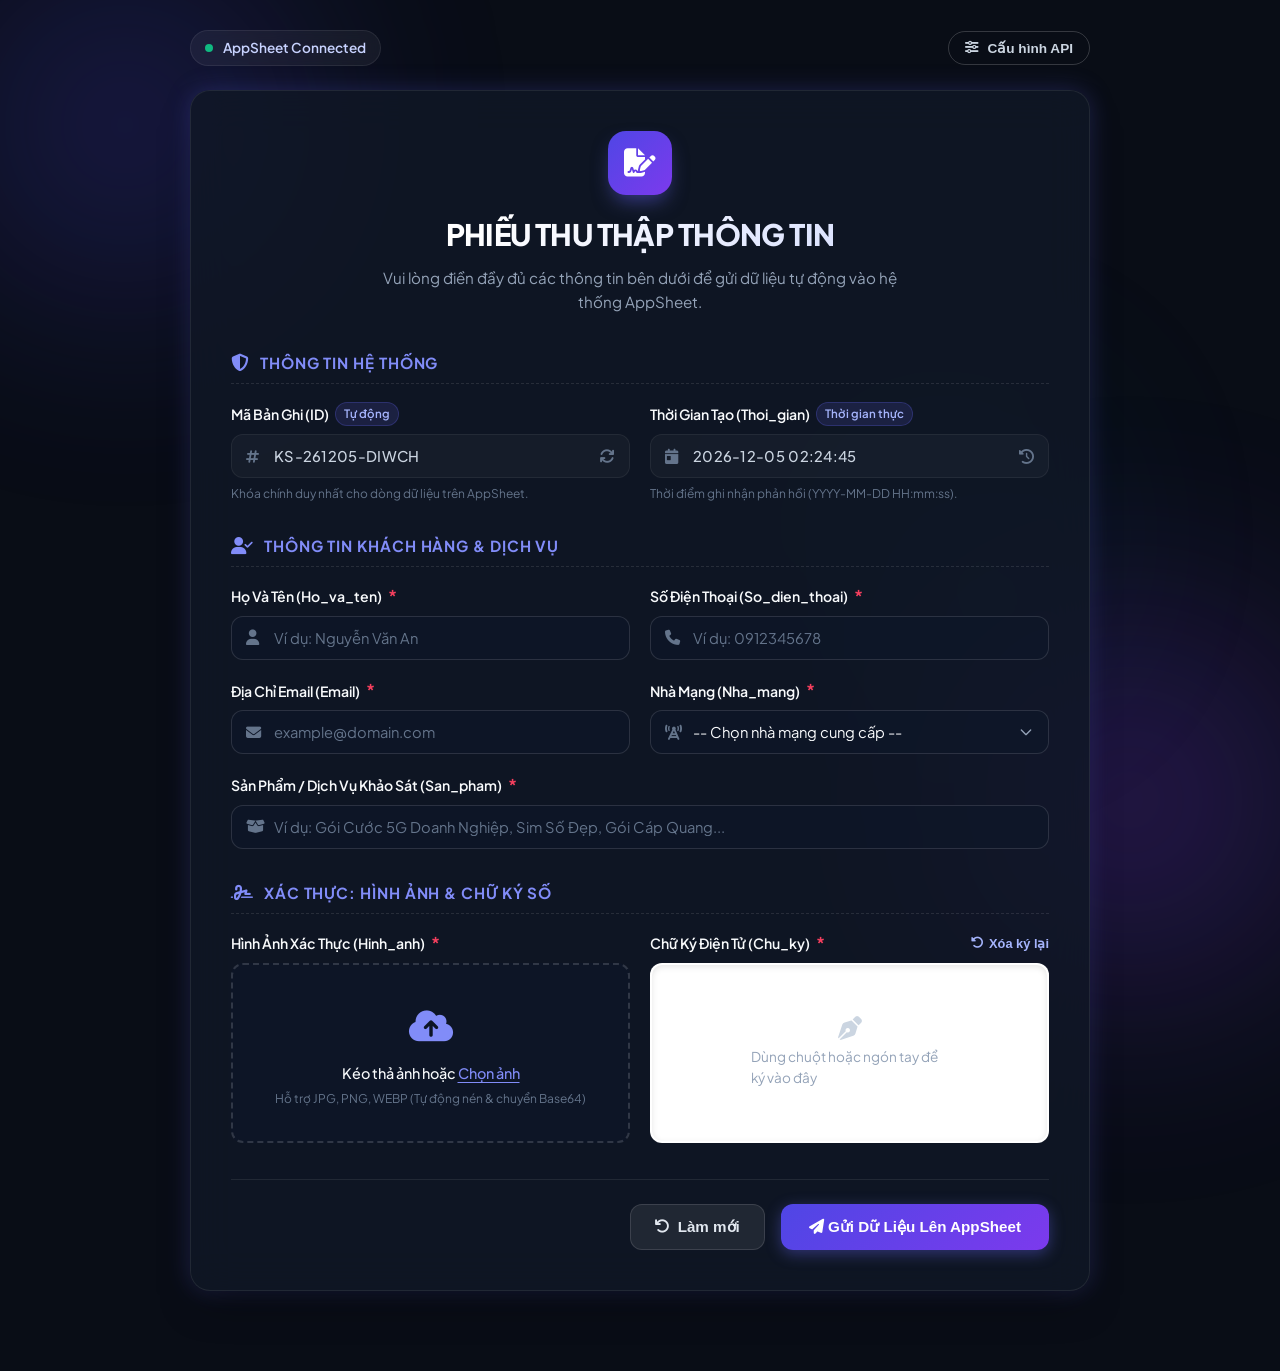
<file: index.html>
﻿<!DOCTYPE html>
<html lang="vi">
<head>
  <meta charset="UTF-8">
  <meta name="viewport" content="width=device-width, initial-scale=1.0">
  <title>Biểu Mẫu Khảo Sát & Thu Thập Dữ Liệu</title>
  <meta name="description" content="Biểu mẫu thu thập thông tin khách hàng, chữ ký số và hình ảnh đồng bộ trực tiếp với Google AppSheet API.">
  
  <!-- Google Fonts -->
  <link rel="preconnect" href="https://fonts.googleapis.com">
  <link rel="preconnect" href="https://fonts.gstatic.com" crossorigin>
  <link href="https://fonts.googleapis.com/css2?family=Plus+Jakarta+Sans:wght@300;400;500;600;700;800&display=swap" rel="stylesheet">
  
  <!-- FontAwesome Icons -->
  <link rel="stylesheet" href="https://cdnjs.cloudflare.com/ajax/libs/font-awesome/6.5.1/css/all.min.css">
  
  <style>
/* ====================================================================
   DESIGN SYSTEM & VARIABLES
   ==================================================================== */
:root {
  --font-family: 'Plus Jakarta Sans', -apple-system, BlinkMacSystemFont, 'Segoe UI', Roboto, sans-serif;
  
  /* Primary & Accent Gradients */
  --primary-gradient: linear-gradient(135deg, #4f46e5 0%, #7c3aed 100%);
  --primary-hover-gradient: linear-gradient(135deg, #4338ca 0%, #6d28d9 100%);
  --accent-cyan: #06b6d4;
  --accent-glow: rgba(99, 102, 241, 0.35);

  /* Dark Theme Palette (Deep Navy / Glassmorphism) */
  --bg-deep: #090d16;
  --card-bg: rgba(17, 24, 39, 0.82);
  --card-border: rgba(255, 255, 255, 0.08);
  --input-bg: rgba(15, 23, 42, 0.65);
  --input-border: rgba(255, 255, 255, 0.12);
  --input-focus-border: #6366f1;
  --text-main: #f8fafc;
  --text-muted: #94a3b8;
  --text-dim: #64748b;
  
  /* Status Colors */
  --color-success: #10b981;
  --color-danger: #f43f5e;
  --color-warning: #f59e0b;
  --color-info: #3b82f6;

  /* Shadows */
  --shadow-sm: 0 2px 4px rgba(0, 0, 0, 0.2);
  --shadow-lg: 0 20px 40px -15px rgba(0, 0, 0, 0.5);
  --shadow-glow: 0 0 25px rgba(99, 102, 241, 0.25);
  
  /* Radii & Transitions */
  --radius-sm: 8px;
  --radius-md: 12px;
  --radius-lg: 20px;
  --radius-full: 9999px;
  --transition: all 0.25s cubic-bezier(0.4, 0, 0.2, 1);
}

/* Base Reset */
*, *::before, *::after {
  box-sizing: border-box;
  margin: 0;
  padding: 0;
}

body {
  font-family: var(--font-family);
  background-color: var(--bg-deep);
  color: var(--text-main);
  min-height: 100vh;
  line-height: 1.6;
  position: relative;
  overflow-x: hidden;
  padding: 30px 16px 80px 16px;
}

/* Background Ambient Lighting */
.bg-shape {
  position: fixed;
  border-radius: 50%;
  filter: blur(120px);
  z-index: -1;
  pointer-events: none;
  opacity: 0.45;
}
.shape-1 {
  width: 450px;
  height: 450px;
  background: radial-gradient(circle, #4f46e5 0%, transparent 70%);
  top: -100px;
  left: -100px;
}
.shape-2 {
  width: 500px;
  height: 500px;
  background: radial-gradient(circle, #7c3aed 0%, transparent 70%);
  bottom: -150px;
  right: -100px;
}
.shape-3 {
  width: 350px;
  height: 350px;
  background: radial-gradient(circle, #06b6d4 0%, transparent 70%);
  top: 40%;
  left: 60%;
  opacity: 0.2;
}

/* App Container */
.container {
  max-width: 900px;
  margin: 0 auto;
}

/* Header & Top Bar */
.app-header {
  display: flex;
  justify-content: space-between;
  align-items: center;
  margin-bottom: 24px;
}

.brand-badge {
  display: inline-flex;
  align-items: center;
  gap: 10px;
  background: rgba(255, 255, 255, 0.05);
  border: 1px solid var(--card-border);
  backdrop-filter: blur(8px);
  padding: 6px 14px;
  border-radius: var(--radius-full);
  font-size: 0.85rem;
  font-weight: 600;
  color: #c7d2fe;
}

.live-pulse {
  width: 8px;
  height: 8px;
  border-radius: 50%;
  background: var(--color-success);
  box-shadow: 0 0 0 0 rgba(16, 185, 129, 0.7);
  animation: pulse 2s infinite;
}

@keyframes pulse {
  0% { transform: scale(0.95); box-shadow: 0 0 0 0 rgba(16, 185, 129, 0.7); }
  70% { transform: scale(1); box-shadow: 0 0 0 8px rgba(16, 185, 129, 0); }
  100% { transform: scale(0.95); box-shadow: 0 0 0 0 rgba(16, 185, 129, 0); }
}

/* Main Form Card */
.form-card {
  background: var(--card-bg);
  backdrop-filter: blur(20px);
  -webkit-backdrop-filter: blur(20px);
  border: 1px solid var(--card-border);
  border-radius: var(--radius-lg);
  padding: 40px;
  box-shadow: var(--shadow-lg), var(--shadow-glow);
  position: relative;
  transition: var(--transition);
}

.form-header {
  text-align: center;
  margin-bottom: 36px;
  position: relative;
}

.header-icon-wrap {
  width: 64px;
  height: 64px;
  margin: 0 auto 16px auto;
  border-radius: 18px;
  background: var(--primary-gradient);
  display: flex;
  align-items: center;
  justify-content: center;
  font-size: 28px;
  color: #fff;
  box-shadow: 0 10px 20px -5px rgba(99, 102, 241, 0.5);
}

.form-title {
  font-size: 1.85rem;
  font-weight: 800;
  letter-spacing: -0.02em;
  background: linear-gradient(135deg, #ffffff 30%, #c7d2fe 100%);
  -webkit-background-clip: text;
  -webkit-text-fill-color: transparent;
  margin-bottom: 8px;
}

.form-subtitle {
  color: var(--text-muted);
  font-size: 0.95rem;
  max-width: 550px;
  margin: 0 auto;
}

/* Section Dividers */
.form-section-title {
  display: flex;
  align-items: center;
  gap: 10px;
  font-size: 0.95rem;
  font-weight: 700;
  text-transform: uppercase;
  letter-spacing: 0.06em;
  color: #818cf8;
  margin: 32px 0 18px 0;
  padding-bottom: 8px;
  border-bottom: 1px dashed rgba(255, 255, 255, 0.1);
}

.form-section-title i {
  font-size: 1.1rem;
}

/* Grid System */
.form-row {
  display: flex;
  flex-direction: column;
  gap: 20px;
  margin-bottom: 20px;
}

.grid-2 {
  display: grid;
  grid-template-columns: 1fr 1fr;
  gap: 20px;
}

.form-group {
  display: flex;
  flex-direction: column;
  gap: 8px;
  position: relative;
}

.full-width {
  width: 100%;
}

/* Form Labels */
.form-label {
  font-size: 0.88rem;
  font-weight: 600;
  color: var(--text-main);
  display: flex;
  align-items: center;
  gap: 6px;
}

.form-label.required::after {
  content: "*";
  color: var(--color-danger);
  font-size: 1.1rem;
  line-height: 1;
}

/* Badges */
.badge-auto {
  background: rgba(99, 102, 241, 0.15);
  color: #a5b4fc;
  font-size: 0.72rem;
  padding: 2px 8px;
  border-radius: var(--radius-full);
  font-weight: 600;
  border: 1px solid rgba(99, 102, 241, 0.25);
}

.badge-optional {
  background: rgba(245, 158, 11, 0.15);
  color: #fbbf24;
  font-size: 0.72rem;
  padding: 2px 8px;
  border-radius: var(--radius-full);
  font-weight: 600;
  border: 1px solid rgba(245, 158, 11, 0.25);
}

/* Input Fields & Wrappers */
.input-wrapper {
  position: relative;
  display: flex;
  align-items: center;
  border-radius: var(--radius-md);
  background: var(--input-bg);
  border: 1.5px solid var(--input-border);
  transition: var(--transition);
}

.input-wrapper:hover {
  border-color: rgba(255, 255, 255, 0.22);
}

.input-wrapper:focus-within {
  border-color: var(--input-focus-border);
  box-shadow: 0 0 0 3px rgba(99, 102, 241, 0.25);
  background: rgba(15, 23, 42, 0.9);
}

.input-icon {
  position: absolute;
  left: 14px;
  color: var(--text-dim);
  font-size: 0.95rem;
  pointer-events: none;
  transition: var(--transition);
}

.input-wrapper:focus-within .input-icon {
  color: #818cf8;
}

.form-control {
  width: 100%;
  background: transparent;
  border: none;
  outline: none;
  padding: 12px 14px 12px 42px;
  font-size: 0.92rem;
  font-family: inherit;
  color: var(--text-main);
  border-radius: var(--radius-md);
}

.form-control::placeholder {
  color: var(--text-dim);
}

/* Readonly fields styling */
.readonly-wrapper {
  background: rgba(255, 255, 255, 0.03);
  border-color: rgba(255, 255, 255, 0.06);
}

.readonly-wrapper .form-control {
  color: #cbd5e1;
  font-weight: 500;
  letter-spacing: 0.02em;
  cursor: default;
}

/* Action button inside input */
.btn-icon-inside {
  background: transparent;
  border: none;
  color: var(--text-dim);
  padding: 0 14px;
  font-size: 0.95rem;
  cursor: pointer;
  transition: var(--transition);
  display: flex;
  align-items: center;
  justify-content: center;
}

.btn-icon-inside:hover {
  color: #818cf8;
  transform: rotate(45deg);
}

/* Custom Select */
.select-custom {
  cursor: pointer;
  appearance: none;
  background-image: url("data:image/svg+xml,%3Csvg xmlns='http://www.w3.org/2000/svg' fill='none' viewBox='0 0 24 24' stroke='%2394a3b8'%3E%3Cpath stroke-linecap='round' stroke-linejoin='round' stroke-width='2' d='M19 9l-7 7-7-7'%3E%3C/path%3E%3C/svg%3E");
  background-repeat: no-repeat;
  background-position: right 14px center;
  background-size: 16px;
  padding-right: 38px;
}

.select-custom option {
  background-color: #1e293b;
  color: var(--text-main);
}

/* Helper text & Error messages */
.helper-text {
  font-size: 0.75rem;
  color: var(--text-dim);
  line-height: 1.3;
}

.error-msg {
  font-size: 0.78rem;
  color: var(--color-danger);
  display: none;
  animation: fadeIn 0.2s ease;
}

.form-group.has-error .error-msg {
  display: block;
}

.form-group.has-error .input-wrapper {
  border-color: var(--color-danger);
  box-shadow: 0 0 0 3px rgba(244, 63, 94, 0.2);
}

/* ====================================================================
   IMAGE UPLOAD DROP ZONE
   ==================================================================== */
.drop-zone {
  position: relative;
  border: 2px dashed rgba(255, 255, 255, 0.15);
  border-radius: var(--radius-md);
  background: var(--input-bg);
  min-height: 180px;
  display: flex;
  align-items: center;
  justify-content: center;
  text-align: center;
  cursor: pointer;
  transition: var(--transition);
  overflow: hidden;
}

.drop-zone:hover,
.drop-zone.dragover {
  border-color: #6366f1;
  background: rgba(99, 102, 241, 0.08);
}

.file-hidden-input {
  display: none;
}

.drop-zone-prompt {
  padding: 20px;
}

.drop-icon {
  font-size: 2.2rem;
  color: #818cf8;
  margin-bottom: 8px;
  transition: transform 0.2s ease;
}

.drop-zone:hover .drop-icon {
  transform: translateY(-4px);
}

.drop-text {
  font-size: 0.9rem;
  color: var(--text-main);
  font-weight: 500;
}

.drop-text .highlight {
  color: #818cf8;
  text-decoration: underline;
  text-underline-offset: 3px;
}

.drop-hint {
  font-size: 0.75rem;
  color: var(--text-dim);
  margin-top: 4px;
}

/* Image Preview */
.preview-container {
  width: 100%;
  height: 180px;
  position: relative;
  background: #000;
}

.image-preview {
  width: 100%;
  height: 100%;
  object-fit: contain;
  display: block;
}

.preview-overlay {
  position: absolute;
  top: 8px;
  right: 8px;
  left: 8px;
  display: flex;
  justify-content: space-between;
  align-items: center;
  pointer-events: none;
}

.meta-badge {
  background: rgba(0, 0, 0, 0.75);
  color: #e2e8f0;
  font-size: 0.72rem;
  padding: 3px 8px;
  border-radius: var(--radius-sm);
  backdrop-filter: blur(4px);
}

.btn-circle-danger {
  pointer-events: auto;
  background: var(--color-danger);
  border: none;
  color: #fff;
  width: 32px;
  height: 32px;
  border-radius: 50%;
  display: flex;
  align-items: center;
  justify-content: center;
  cursor: pointer;
  box-shadow: 0 4px 8px rgba(0, 0, 0, 0.4);
  transition: var(--transition);
}

.btn-circle-danger:hover {
  transform: scale(1.1);
  background: #e11d48;
}

/* ====================================================================
   SIGNATURE PAD
   ==================================================================== */
.signature-header {
  display: flex;
  justify-content: space-between;
  align-items: center;
}

.btn-link-action {
  background: transparent;
  border: none;
  color: #a5b4fc;
  font-size: 0.8rem;
  font-weight: 600;
  cursor: pointer;
  display: inline-flex;
  align-items: center;
  gap: 5px;
  transition: var(--transition);
}

.btn-link-action:hover {
  color: #fff;
  text-decoration: underline;
}

.signature-pad-wrapper {
  position: relative;
  background: #ffffff;
  border-radius: var(--radius-md);
  height: 180px;
  border: 2px dashed rgba(255, 255, 255, 0.3);
  box-shadow: inset 0 2px 6px rgba(0, 0, 0, 0.1);
  overflow: hidden;
  touch-action: none;
}

.signature-canvas {
  width: 100%;
  height: 100%;
  display: block;
  cursor: crosshair;
}

.signature-placeholder {
  position: absolute;
  top: 50%;
  left: 50%;
  transform: translate(-50%, -50%);
  display: flex;
  flex-direction: column;
  align-items: center;
  gap: 6px;
  color: #94a3b8;
  font-size: 0.85rem;
  pointer-events: none;
  transition: opacity 0.2s ease;
  user-select: none;
}

.signature-placeholder i {
  font-size: 1.5rem;
  color: #cbd5e1;
}

.signature-pad-wrapper.has-signed .signature-placeholder {
  opacity: 0;
}

/* ====================================================================
   BUTTONS & FORM ACTIONS
   ==================================================================== */
.form-actions {
  display: flex;
  justify-content: flex-end;
  gap: 16px;
  margin-top: 36px;
  padding-top: 24px;
  border-top: 1px solid var(--card-border);
}

.btn-primary {
  background: var(--primary-gradient);
  color: #fff;
  border: none;
  padding: 13px 28px;
  border-radius: var(--radius-md);
  font-size: 0.95rem;
  font-weight: 700;
  cursor: pointer;
  display: inline-flex;
  align-items: center;
  gap: 10px;
  box-shadow: 0 4px 15px rgba(99, 102, 241, 0.4);
  transition: var(--transition);
  position: relative;
  overflow: hidden;
}

.btn-primary:hover {
  background: var(--primary-hover-gradient);
  transform: translateY(-2px);
  box-shadow: 0 8px 25px rgba(99, 102, 241, 0.55);
}

.btn-primary:active {
  transform: translateY(0);
}

.btn-secondary {
  background: rgba(255, 255, 255, 0.08);
  color: #e2e8f0;
  border: 1px solid rgba(255, 255, 255, 0.12);
  padding: 13px 24px;
  border-radius: var(--radius-md);
  font-size: 0.95rem;
  font-weight: 600;
  cursor: pointer;
  display: inline-flex;
  align-items: center;
  gap: 8px;
  transition: var(--transition);
}

.btn-secondary:hover {
  background: rgba(255, 255, 255, 0.14);
  color: #fff;
}

.btn-secondary-outline {
  background: transparent;
  border: 1px solid rgba(255, 255, 255, 0.18);
  color: #cbd5e1;
  padding: 8px 16px;
  border-radius: var(--radius-full);
  font-size: 0.85rem;
  font-weight: 600;
  cursor: pointer;
  display: inline-flex;
  align-items: center;
  gap: 8px;
  transition: var(--transition);
}

.btn-secondary-outline:hover {
  background: rgba(255, 255, 255, 0.08);
  border-color: #818cf8;
  color: #fff;
}

/* ====================================================================
   MODAL WINDOW
   ==================================================================== */
.modal-backdrop {
  position: fixed;
  inset: 0;
  background: rgba(0, 0, 0, 0.75);
  backdrop-filter: blur(8px);
  z-index: 1000;
  display: flex;
  align-items: center;
  justify-content: center;
  padding: 20px;
  animation: fadeIn 0.25s ease;
}

.modal-card {
  background: #111827;
  border: 1px solid rgba(255, 255, 255, 0.12);
  border-radius: var(--radius-lg);
  max-width: 580px;
  width: 100%;
  box-shadow: var(--shadow-lg), 0 0 30px rgba(0, 0, 0, 0.8);
  overflow: hidden;
  animation: scaleUp 0.25s ease;
}

.modal-header {
  padding: 20px 24px;
  border-bottom: 1px solid rgba(255, 255, 255, 0.08);
  display: flex;
  justify-content: space-between;
  align-items: center;
}

.modal-title-wrap {
  display: flex;
  align-items: center;
  gap: 12px;
  font-size: 1.15rem;
  color: #fff;
  font-weight: 700;
}

.modal-title-wrap i {
  color: #818cf8;
  font-size: 1.3rem;
}

.btn-modal-close {
  background: transparent;
  border: none;
  color: var(--text-dim);
  font-size: 1.2rem;
  cursor: pointer;
  padding: 4px 8px;
  border-radius: var(--radius-sm);
  transition: var(--transition);
}

.btn-modal-close:hover {
  color: #fff;
  background: rgba(255, 255, 255, 0.1);
}

.modal-body {
  padding: 24px;
  display: flex;
  flex-direction: column;
  gap: 18px;
  max-height: 70vh;
  overflow-y: auto;
}

.modal-desc {
  font-size: 0.88rem;
  color: var(--text-muted);
  line-height: 1.5;
}

.modal-footer {
  padding: 16px 24px;
  border-top: 1px solid rgba(255, 255, 255, 0.08);
  display: flex;
  justify-content: flex-end;
  background: rgba(0, 0, 0, 0.2);
}

/* ====================================================================
   TOAST NOTIFICATIONS
   ==================================================================== */
.toast-container {
  position: fixed;
  bottom: 24px;
  right: 24px;
  z-index: 2000;
  display: flex;
  flex-direction: column;
  gap: 10px;
  max-width: 400px;
  width: calc(100% - 48px);
  pointer-events: none;
}

.toast {
  pointer-events: auto;
  background: rgba(17, 24, 39, 0.95);
  border: 1px solid rgba(255, 255, 255, 0.1);
  backdrop-filter: blur(12px);
  padding: 14px 18px;
  border-radius: var(--radius-md);
  box-shadow: 0 10px 25px rgba(0, 0, 0, 0.5);
  display: flex;
  align-items: flex-start;
  gap: 12px;
  animation: toastIn 0.3s cubic-bezier(0.16, 1, 0.3, 1);
  transition: var(--transition);
}

.toast.toast-success {
  border-left: 4px solid var(--color-success);
}
.toast.toast-error {
  border-left: 4px solid var(--color-danger);
}
.toast.toast-warning {
  border-left: 4px solid var(--color-warning);
}
.toast.toast-info {
  border-left: 4px solid var(--color-info);
}

.toast-icon {
  font-size: 1.25rem;
  line-height: 1.2;
}
.toast-success .toast-icon { color: var(--color-success); }
.toast-error .toast-icon { color: var(--color-danger); }
.toast-warning .toast-icon { color: var(--color-warning); }
.toast-info .toast-icon { color: var(--color-info); }

.toast-content {
  flex: 1;
}

.toast-title {
  font-size: 0.9rem;
  font-weight: 700;
  color: #fff;
  margin-bottom: 2px;
}

.toast-message {
  font-size: 0.82rem;
  color: var(--text-muted);
  line-height: 1.4;
  word-break: break-word;
}

.toast-close {
  background: transparent;
  border: none;
  color: var(--text-dim);
  cursor: pointer;
  padding: 2px;
  font-size: 0.9rem;
}

.toast-close:hover {
  color: #fff;
}

/* ====================================================================
   ANIMATIONS & UTILITIES
   ==================================================================== */
.hidden {
  display: none !important;
}

@keyframes fadeIn {
  from { opacity: 0; }
  to { opacity: 1; }
}

@keyframes scaleUp {
  from { opacity: 0; transform: scale(0.95); }
  to { opacity: 1; transform: scale(1); }
}

@keyframes toastIn {
  from { opacity: 0; transform: translateX(30px); }
  to { opacity: 1; transform: translateX(0); }
}

/* ====================================================================
   RESPONSIVE DESIGN
   ==================================================================== */
@media (max-width: 768px) {
  body {
    padding: 16px 10px 60px 10px;
  }

  .form-card {
    padding: 24px 18px;
    border-radius: var(--radius-md);
  }

  .grid-2 {
    grid-template-columns: 1fr;
    gap: 16px;
  }

  .form-title {
    font-size: 1.4rem;
  }

  .form-subtitle {
    font-size: 0.85rem;
  }

  .form-actions {
    flex-direction: column-reverse;
  }

  .form-actions button {
    width: 100%;
    justify-content: center;
  }

  .toast-container {
    right: 12px;
    bottom: 12px;
    width: calc(100% - 24px);
  }
}

</style>
</head>
<body>
  <!-- Background Decorations -->
  <div class="bg-shape shape-1"></div>
  <div class="bg-shape shape-2"></div>
  <div class="bg-shape shape-3"></div>

  <div class="container">
    <!-- Top Action Bar -->
    <header class="app-header">
      <div class="brand-badge">
        <span class="live-pulse"></span>
        <span>AppSheet Connected</span>
      </div>
      <div class="header-actions">
        <button type="button" id="btnOpenConfig" class="btn-secondary-outline" title="Cấu hình Google AppSheet API">
          <i class="fa-solid fa-sliders"></i>
          <span>Cấu hình API</span>
        </button>
      </div>
    </header>

    <!-- Main Form Card -->
    <main class="form-card">
      <div class="form-header">
        <div class="header-icon-wrap">
          <i class="fa-solid fa-file-signature"></i>
        </div>
        <h1 class="form-title">PHIẾU THU THẬP THÔNG TIN</h1>
        <p class="form-subtitle">Vui lòng điền đầy đủ các thông tin bên dưới để gửi dữ liệu tự động vào hệ thống AppSheet.</p>
      </div>

      <form id="surveyForm" novalidate>
        <!-- Auto Generated System Info -->
        <div class="form-section-title">
          <i class="fa-solid fa-shield-halved"></i>
          <span>Thông Tin Hệ Thống</span>
        </div>
        
        <div class="form-row grid-2">
          <!-- Field: ID -->
          <div class="form-group">
            <label for="fieldId" class="form-label">
              Mã Bản Ghi (ID) <span class="badge-auto">Tự động</span>
            </label>
            <div class="input-wrapper readonly-wrapper">
              <i class="fa-solid fa-hashtag input-icon"></i>
              <input type="text" id="fieldId" name="ID" class="form-control" readonly required>
              <button type="button" id="btnRegenId" class="btn-icon-inside" title="Tạo lại mã ID mới">
                <i class="fa-solid fa-arrows-rotate"></i>
              </button>
            </div>
            <span class="helper-text">Khóa chính duy nhất cho dòng dữ liệu trên AppSheet.</span>
          </div>

          <!-- Field: Thoi_gian -->
          <div class="form-group">
            <label for="fieldThoiGian" class="form-label">
              Thời Gian Tạo (Thoi_gian) <span class="badge-auto">Thời gian thực</span>
            </label>
            <div class="input-wrapper readonly-wrapper">
              <i class="fa-solid fa-calendar-day input-icon"></i>
              <input type="text" id="fieldThoiGian" name="Thoi_gian" class="form-control" readonly required>
              <button type="button" id="btnRefreshTime" class="btn-icon-inside" title="Cập nhật giờ hiện tại">
                <i class="fa-solid fa-clock-rotate-left"></i>
              </button>
            </div>
            <span class="helper-text">Thời điểm ghi nhận phản hồi (YYYY-MM-DD HH:mm:ss).</span>
          </div>
        </div>

        <!-- Personal & Service Information -->
        <div class="form-section-title">
          <i class="fa-solid fa-user-check"></i>
          <span>Thông Tin Khách Hàng & Dịch Vụ</span>
        </div>

        <div class="form-row grid-2">
          <!-- Field: Ho_va_ten -->
          <div class="form-group">
            <label for="fieldHoVaTen" class="form-label required">Họ Và Tên (Ho_va_ten)</label>
            <div class="input-wrapper">
              <i class="fa-solid fa-user input-icon"></i>
              <input type="text" id="fieldHoVaTen" name="Ho_va_ten" class="form-control" placeholder="Ví dụ: Nguyễn Văn An" required>
            </div>
            <div class="error-msg" id="errorHoVaTen">Vui lòng nhập đầy đủ họ và tên.</div>
          </div>

          <!-- Field: So_dien_thoai -->
          <div class="form-group">
            <label for="fieldSoDienThoai" class="form-label required">Số Điện Thoại (So_dien_thoai)</label>
            <div class="input-wrapper">
              <i class="fa-solid fa-phone input-icon"></i>
              <input type="tel" id="fieldSoDienThoai" name="So_dien_thoai" class="form-control" placeholder="Ví dụ: 0912345678" required>
            </div>
            <div class="error-msg" id="errorSoDienThoai">Số điện thoại không hợp lệ (cần 10 số di động VN).</div>
          </div>
        </div>

        <div class="form-row grid-2">
          <!-- Field: Email -->
          <div class="form-group">
            <label for="fieldEmail" class="form-label required">Địa Chỉ Email (Email)</label>
            <div class="input-wrapper">
              <i class="fa-solid fa-envelope input-icon"></i>
              <input type="email" id="fieldEmail" name="Email" class="form-control" placeholder="example@domain.com" required>
            </div>
            <div class="error-msg" id="errorEmail">Địa chỉ email chưa đúng định dạng.</div>
          </div>

          <!-- Field: Nha_mang -->
          <div class="form-group">
            <label for="fieldNhaMang" class="form-label required">Nhà Mạng (Nha_mang)</label>
            <div class="input-wrapper">
              <i class="fa-solid fa-tower-cell input-icon"></i>
              <select id="fieldNhaMang" name="Nha_mang" class="form-control select-custom" required>
                <option value="" disabled selected>-- Chọn nhà mạng cung cấp --</option>
                <option value="Viettel">Viettel</option>
                <option value="Vinaphone">Vinaphone (VNPT)</option>
                <option value="Mobifone">Mobifone</option>
                <option value="Vietnamobile">Vietnamobile</option>
                <option value="Wintel">Wintel</option>
                <option value="FPT">FPT Telecom</option>
                <option value="Khac">Nhà mạng khác</option>
              </select>
            </div>
            <div class="error-msg" id="errorNhaMang">Vui lòng chọn một nhà mạng.</div>
          </div>
        </div>

        <!-- Field: San_pham -->
        <div class="form-row">
          <div class="form-group full-width">
            <label for="fieldSanPham" class="form-label required">Sản Phẩm / Dịch Vụ Khảo Sát (San_pham)</label>
            <div class="input-wrapper">
              <i class="fa-solid fa-box-open input-icon"></i>
              <input type="text" id="fieldSanPham" name="San_pham" class="form-control" placeholder="Ví dụ: Gói Cước 5G Doanh Nghiệp, Sim Số Đẹp, Gói Cáp Quang..." required>
            </div>
            <div class="error-msg" id="errorSanPham">Vui lòng nhập tên sản phẩm hoặc dịch vụ.</div>
          </div>
        </div>

        <!-- Media & Signature Section -->
        <div class="form-section-title">
          <i class="fa-solid fa-signature"></i>
          <span>Xác Thực: Hình Ảnh & Chữ Ký Số</span>
        </div>

        <div class="form-row grid-2">
          <!-- Field: Hinh_anh -->
          <div class="form-group media-group">
            <label class="form-label required">
              Hình Ảnh Xác Thực (Hinh_anh)
            </label>
            <div class="drop-zone" id="imageDropZone">
              <input type="file" id="fieldHinhAnhInput" accept="image/*" class="file-hidden-input">
              <div class="drop-zone-prompt" id="dropZonePrompt">
                <div class="drop-icon"><i class="fa-solid fa-cloud-arrow-up"></i></div>
                <div class="drop-text">Kéo thả ảnh hoặc <span class="highlight">Chọn ảnh</span></div>
                <div class="drop-hint">Hỗ trợ JPG, PNG, WEBP (Tự động nén & chuyển Base64)</div>
              </div>
              <div class="preview-container hidden" id="imagePreviewContainer">
                <img id="imagePreview" alt="Xem trước ảnh đính kèm" class="image-preview">
                <div class="preview-overlay">
                  <span id="imageMetaInfo" class="meta-badge">0 KB</span>
                  <button type="button" id="btnRemoveImage" class="btn-circle-danger" title="Xóa hình ảnh này">
                    <i class="fa-solid fa-trash-can"></i>
                  </button>
                </div>
              </div>
            </div>
            <!-- Hidden input to store base64 data for form submit -->
            <input type="hidden" id="fieldHinhAnhBase64" name="Hinh_anh">
            <div class="error-msg" id="errorHinhAnh">Vui lòng tải lên 1 hình ảnh chứng thực.</div>
          </div>

          <!-- Field: Chu_ky -->
          <div class="form-group media-group">
            <div class="signature-header">
              <label class="form-label required">Chữ Ký Điện Tử (Chu_ky)</label>
              <button type="button" id="btnClearSignature" class="btn-link-action" title="Xóa để ký lại">
                <i class="fa-solid fa-rotate-left"></i> Xóa ký lại
              </button>
            </div>
            <div class="signature-pad-wrapper" id="sigPadWrapper">
              <canvas id="signatureCanvas" class="signature-canvas"></canvas>
              <div class="signature-placeholder" id="sigPlaceholder">
                <i class="fa-solid fa-pen-nib"></i>
                <span>Dùng chuột hoặc ngón tay để ký vào đây</span>
              </div>
            </div>
            <!-- Hidden input to store base64 signature for form submit -->
            <input type="hidden" id="fieldChuKyBase64" name="Chu_ky">
            <div class="error-msg" id="errorChuKy">Vui lòng ký tên xác nhận vào khung trên.</div>
          </div>
        </div>

        <!-- Form Submit Button -->
        <div class="form-actions">
          <button type="button" id="btnResetForm" class="btn-secondary">
            <i class="fa-solid fa-arrow-rotate-left"></i> Làm mới
          </button>
          <button type="submit" id="btnSubmitForm" class="btn-primary">
            <span class="btn-text">
              <i class="fa-solid fa-paper-plane"></i> Gửi Dữ Liệu Lên AppSheet
            </span>
            <span class="btn-loader hidden">
              <i class="fa-solid fa-circle-notch fa-spin"></i> Đang đồng bộ...
            </span>
          </button>
        </div>
      </form>
    </main>
  </div>

  <!-- Modal: API Settings Configuration -->
  <div class="modal-backdrop hidden" id="configModal">
    <div class="modal-card">
      <div class="modal-header">
        <div class="modal-title-wrap">
          <i class="fa-brands fa-google"></i>
          <h3>Cấu Hình Google AppSheet API</h3>
        </div>
        <button type="button" id="btnCloseConfigModal" class="btn-modal-close">
          <i class="fa-solid fa-xmark"></i>
        </button>
      </div>

      <div class="modal-body">
        <p class="modal-desc">
          Nhập thông tin kết nối từ AppSheet của bạn (<strong>Manage &gt; Integrations &gt; External API</strong>).
        </p>

        <div class="form-group">
          <label for="cfgAppId" class="form-label required">App ID (Mã ứng dụng)</label>
          <div class="input-wrapper">
            <i class="fa-solid fa-id-badge input-icon"></i>
            <input type="text" id="cfgAppId" class="form-control" placeholder="0e018833-2c30-4fe0-b5a0-01de0ed0352c">
          </div>
          <span class="helper-text">Mã định danh AppSheet của bạn.</span>
        </div>

        <div class="form-group">
          <label for="cfgTableName" class="form-label required">Table Name (Tên bảng dữ liệu)</label>
          <div class="input-wrapper">
            <i class="fa-solid fa-table input-icon"></i>
            <input type="text" id="cfgTableName" class="form-control" placeholder="Du lieu" value="Du lieu">
          </div>
          <span class="helper-text">Tên bảng dữ liệu trong AppSheet (khớp chính xác tên bảng hoặc tên Sheet).</span>
        </div>

        <div class="form-group">
          <label for="cfgAccessKey" class="form-label required">Application Access Key</label>
          <div class="input-wrapper">
            <i class="fa-solid fa-key input-icon"></i>
            <input type="password" id="cfgAccessKey" class="form-control" placeholder="V2-QiAE6-IblOJ-pV3Qo-WziBF-bwrlO-oybzd-NucjK-yjL2j">
            <button type="button" id="btnToggleKeyVis" class="btn-icon-inside" title="Hiện/ẩn khóa">
              <i class="fa-solid fa-eye" id="keyVisIcon"></i>
            </button>
          </div>
          <span class="helper-text">Khóa API từ mục Manage &gt; Integrations &gt; External API.</span>
        </div>

        <!-- Optional: Proxy / Google Apps Script URL for CORS prevention -->
        <div class="form-group">
          <label for="cfgCustomEndpoint" class="form-label">
            Custom Webhook / Google Apps Script Proxy URL <span class="badge-optional">Khuyên dùng nếu gặp lỗi CORS</span>
          </label>
          <div class="input-wrapper">
            <i class="fa-solid fa-link input-icon"></i>
            <input type="url" id="cfgCustomEndpoint" class="form-control" placeholder="https://script.google.com/macros/s/.../exec (Để trống nếu gọi trực tiếp AppSheet API)">
          </div>
          <span class="helper-text">
            Trình duyệt có thể chặn CORS khi gọi thẳng api.appsheet.com từ localhost/web. Bạn có thể dùng Webhook proxy hoặc App Script trung gian để vượt CORS mượt mà 100%.
          </span>
        </div>
      </div>

      <div class="modal-footer">
        <button type="button" id="btnSaveConfig" class="btn-primary">
          <i class="fa-solid fa-floppy-disk"></i> Lưu Cấu Hình
        </button>
      </div>
    </div>
  </div>

  <!-- Toast Container for Notifications -->
  <div class="toast-container" id="toastContainer"></div>

  <script>
/**
 * Google AppSheet Survey Form Integration
 * Quản lý dữ liệu biểu mẫu khảo sát, chữ ký số, xử lý ảnh và gửi qua AppSheet API
 */

// ====================================================================
// CONSTANTS & USER APPSHEET CONFIGURATION
// ====================================================================
const DEFAULT_CONFIG = {
  APP_ID: "0e018833-2c30-4fe0-b5a0-01de0ed0352c",
  ACCESS_KEY: "V2-QiAE6-IblOJ-pV3Qo-WziBF-bwrlO-oybzd-NucjK-yjL2j",
  TABLE_NAME: "Du lieu", // Tên bảng chính xác trên AppSheet (có dấu cách)
  LOCALE: "en-US"
};

const CONFIG_KEYS = {
  APP_ID: 'appsheet_cfg_app_id',
  TABLE_NAME: 'appsheet_cfg_table_name',
  ACCESS_KEY: 'appsheet_cfg_access_key',
  CUSTOM_ENDPOINT: 'appsheet_cfg_custom_endpoint'
};

// State
let isDrawing = false;
let hasSigned = false;
let signatureCtx = null;
let lastX = 0;
let lastY = 0;

// DOM Elements
const form = document.getElementById('surveyForm');
const fieldId = document.getElementById('fieldId');
const fieldThoiGian = document.getElementById('fieldThoiGian');
const fieldHoVaTen = document.getElementById('fieldHoVaTen');
const fieldNhaMang = document.getElementById('fieldNhaMang');
const fieldSanPham = document.getElementById('fieldSanPham');
const fieldSoDienThoai = document.getElementById('fieldSoDienThoai');
const fieldEmail = document.getElementById('fieldEmail');
const fieldChuKyBase64 = document.getElementById('fieldChuKyBase64');
const fieldHinhAnhBase64 = document.getElementById('fieldHinhAnhBase64');

// Controls
const btnRegenId = document.getElementById('btnRegenId');
const btnRefreshTime = document.getElementById('btnRefreshTime');
const btnResetForm = document.getElementById('btnResetForm');
const btnSubmitForm = document.getElementById('btnSubmitForm');
const btnClearSignature = document.getElementById('btnClearSignature');
const signatureCanvas = document.getElementById('signatureCanvas');
const sigPadWrapper = document.getElementById('sigPadWrapper');

// Image upload controls
const imageDropZone = document.getElementById('imageDropZone');
const fieldHinhAnhInput = document.getElementById('fieldHinhAnhInput');
const dropZonePrompt = document.getElementById('dropZonePrompt');
const imagePreviewContainer = document.getElementById('imagePreviewContainer');
const imagePreview = document.getElementById('imagePreview');
const imageMetaInfo = document.getElementById('imageMetaInfo');
const btnRemoveImage = document.getElementById('btnRemoveImage');

// Modal Elements
const configModal = document.getElementById('configModal');
const btnOpenConfig = document.getElementById('btnOpenConfig');
const btnCloseConfigModal = document.getElementById('btnCloseConfigModal');
const btnSaveConfig = document.getElementById('btnSaveConfig');
const cfgAppId = document.getElementById('cfgAppId');
const cfgTableName = document.getElementById('cfgTableName');
const cfgAccessKey = document.getElementById('cfgAccessKey');
const cfgCustomEndpoint = document.getElementById('cfgCustomEndpoint');
const btnToggleKeyVis = document.getElementById('btnToggleKeyVis');
const keyVisIcon = document.getElementById('keyVisIcon');

// ====================================================================
// INITIALIZATION
// ====================================================================
document.addEventListener('DOMContentLoaded', () => {
  initSystemFields();
  initSignaturePad();
  initImageUploader();
  initConfigModal();
  bindFormEvents();
});

// ====================================================================
// 1. SYSTEM FIELDS: ID & THOI_GIAN
// ====================================================================
function generateId() {
  const dateStr = new Date().toISOString().slice(2, 10).replace(/-/g, '');
  const rand = Math.random().toString(36).substring(2, 7).toUpperCase();
  return `KS-${dateStr}-${rand}`;
}

function getFormattedDateTime() {
  const now = new Date();
  const year = now.getFullYear();
  const month = String(now.getMonth() + 1).padStart(2, '0');
  const day = String(now.getDate()).padStart(2, '0');
  const hours = String(now.getHours()).padStart(2, '0');
  const minutes = String(now.getMinutes()).padStart(2, '0');
  const seconds = String(now.getSeconds()).padStart(2, '0');
  return `${year}-${month}-${day} ${hours}:${minutes}:${seconds}`;
}

function initSystemFields() {
  fieldId.value = generateId();
  fieldThoiGian.value = getFormattedDateTime();

  btnRegenId.addEventListener('click', () => {
    fieldId.value = generateId();
    showToast('info', 'Mã ID mới', 'Đã tạo mới mã định danh bản ghi.');
  });

  btnRefreshTime.addEventListener('click', () => {
    fieldThoiGian.value = getFormattedDateTime();
    showToast('info', 'Thời gian', 'Đã cập nhật thời gian theo giờ hiện tại.');
  });
}

// ====================================================================
// 2. SIGNATURE PAD (CANVAS)
// ====================================================================
function initSignaturePad() {
  signatureCtx = signatureCanvas.getContext('2d');
  
  function resizeCanvas() {
    const rect = sigPadWrapper.getBoundingClientRect();
    const dpr = window.devicePixelRatio || 1;
    
    // Lưu lại nét vẽ trước đó nếu có
    let tempImgData = null;
    if (hasSigned) {
      tempImgData = signatureCanvas.toDataURL();
    }

    signatureCanvas.width = rect.width * dpr;
    signatureCanvas.height = rect.height * dpr;
    signatureCtx.scale(dpr, dpr);

    signatureCtx.strokeStyle = '#0f172a';
    signatureCtx.lineWidth = 2.5;
    signatureCtx.lineCap = 'round';
    signatureCtx.lineJoin = 'round';

    if (tempImgData) {
      const img = new Image();
      img.onload = () => {
        signatureCtx.drawImage(img, 0, 0, rect.width, rect.height);
      };
      img.src = tempImgData;
    }
  }

  resizeCanvas();
  window.addEventListener('resize', debounce(resizeCanvas, 200));

  function getCoordinates(e) {
    const rect = signatureCanvas.getBoundingClientRect();
    let clientX, clientY;
    if (e.touches && e.touches.length > 0) {
      clientX = e.touches[0].clientX;
      clientY = e.touches[0].clientY;
    } else {
      clientX = e.clientX;
      clientY = e.clientY;
    }
    return {
      x: clientX - rect.left,
      y: clientY - rect.top
    };
  }

  function startDrawing(e) {
    isDrawing = true;
    hasSigned = true;
    sigPadWrapper.classList.add('has-signed');
    clearFieldError('errorChuKy', sigPadWrapper.parentElement);

    const pos = getCoordinates(e);
    lastX = pos.x;
    lastY = pos.y;
    
    signatureCtx.beginPath();
    signatureCtx.arc(lastX, lastY, 1.25, 0, Math.PI * 2);
    signatureCtx.fillStyle = '#0f172a';
    signatureCtx.fill();
    signatureCtx.beginPath();
    signatureCtx.moveTo(lastX, lastY);
  }

  function draw(e) {
    if (!isDrawing) return;
    const pos = getCoordinates(e);

    signatureCtx.beginPath();
    signatureCtx.moveTo(lastX, lastY);
    signatureCtx.lineTo(pos.x, pos.y);
    signatureCtx.stroke();

    lastX = pos.x;
    lastY = pos.y;
  }

  function stopDrawing() {
    if (!isDrawing) return;
    isDrawing = false;
    fieldChuKyBase64.value = signatureCanvas.toDataURL('image/png');
  }

  // Mouse events
  signatureCanvas.addEventListener('mousedown', startDrawing);
  signatureCanvas.addEventListener('mousemove', draw);
  signatureCanvas.addEventListener('mouseup', stopDrawing);
  signatureCanvas.addEventListener('mouseleave', stopDrawing);

  // Touch events (Điện thoại & Máy tính bảng)
  signatureCanvas.addEventListener('touchstart', (e) => {
    e.preventDefault();
    startDrawing(e);
  }, { passive: false });

  signatureCanvas.addEventListener('touchmove', (e) => {
    e.preventDefault();
    draw(e);
  }, { passive: false });

  signatureCanvas.addEventListener('touchend', (e) => {
    e.preventDefault();
    stopDrawing();
  }, { passive: false });

  // Xóa ký lại
  btnClearSignature.addEventListener('click', () => {
    const rect = sigPadWrapper.getBoundingClientRect();
    signatureCtx.clearRect(0, 0, rect.width, rect.height);
    hasSigned = false;
    sigPadWrapper.classList.remove('has-signed');
    fieldChuKyBase64.value = '';
  });
}

// ====================================================================
// 3. IMAGE UPLOAD & BASE64 COMPRESSION
// ====================================================================
function initImageUploader() {
  imageDropZone.addEventListener('click', () => {
    fieldHinhAnhInput.click();
  });

  // Drag and Drop
  ['dragenter', 'dragover'].forEach(eventName => {
    imageDropZone.addEventListener(eventName, (e) => {
      e.preventDefault();
      imageDropZone.classList.add('dragover');
    });
  });

  ['dragleave', 'drop'].forEach(eventName => {
    imageDropZone.addEventListener(eventName, (e) => {
      e.preventDefault();
      imageDropZone.classList.remove('dragover');
    });
  });

  imageDropZone.addEventListener('drop', (e) => {
    const files = e.dataTransfer.files;
    if (files.length > 0) {
      handleImageFile(files[0]);
    }
  });

  fieldHinhAnhInput.addEventListener('change', (e) => {
    if (e.target.files.length > 0) {
      handleImageFile(e.target.files[0]);
    }
  });

  btnRemoveImage.addEventListener('click', (e) => {
    e.stopPropagation();
    resetImage();
  });
}

function handleImageFile(file) {
  if (!file.type.startsWith('image/')) {
    showToast('error', 'Định dạng sai', 'Vui lòng chọn tệp hình ảnh (JPG, PNG, WEBP).');
    return;
  }

  const reader = new FileReader();
  reader.onload = (e) => {
    const rawDataUrl = e.target.result;
    compressImage(rawDataUrl, 1000, 0.8, (compressedDataUrl, sizeKb) => {
      fieldHinhAnhBase64.value = compressedDataUrl;
      imagePreview.src = compressedDataUrl;
      imageMetaInfo.textContent = `Đã nén: ${sizeKb} KB`;

      dropZonePrompt.classList.add('hidden');
      imagePreviewContainer.classList.remove('hidden');
      clearFieldError('errorHinhAnh', imageDropZone.parentElement);
      showToast('info', 'Tải ảnh thành công', `Ảnh đã được xử lý tối ưu dung lượng (${sizeKb} KB).`);
    });
  };
  reader.readAsDataURL(file);
}

function compressImage(base64Src, maxDimension, quality, callback) {
  const img = new Image();
  img.src = base64Src;
  img.onload = () => {
    let width = img.width;
    let height = img.height;

    if (width > height) {
      if (width > maxDimension) {
        height = Math.round((height * maxDimension) / width);
        width = maxDimension;
      }
    } else {
      if (height > maxDimension) {
        width = Math.round((width * maxDimension) / height);
        height = maxDimension;
      }
    }

    const canvas = document.createElement('canvas');
    canvas.width = width;
    canvas.height = height;
    const ctx = canvas.getContext('2d');
    ctx.drawImage(img, 0, 0, width, height);

    const compressedBase64 = canvas.toDataURL('image/jpeg', quality);
    const sizeInBytes = Math.round((compressedBase64.length * 3) / 4);
    const sizeInKb = (sizeInBytes / 1024).toFixed(1);

    callback(compressedBase64, sizeInKb);
  };
}

function resetImage() {
  fieldHinhAnhInput.value = '';
  fieldHinhAnhBase64.value = '';
  imagePreview.src = '';
  dropZonePrompt.classList.remove('hidden');
  imagePreviewContainer.classList.add('hidden');
}

// ====================================================================
// 4. VALIDATION
// ====================================================================
function setFieldError(errorElementId, parentGroupElement) {
  parentGroupElement.classList.add('has-error');
}

function clearFieldError(errorElementId, parentGroupElement) {
  parentGroupElement.classList.remove('has-error');
}

function validateForm() {
  let isValid = true;

  // 1. Ho_va_ten
  const nameVal = fieldHoVaTen.value.trim();
  if (!nameVal || nameVal.length < 2) {
    setFieldError('errorHoVaTen', fieldHoVaTen.closest('.form-group'));
    isValid = false;
  } else {
    clearFieldError('errorHoVaTen', fieldHoVaTen.closest('.form-group'));
  }

  // 2. So_dien_thoai
  const phoneVal = fieldSoDienThoai.value.trim();
  const phoneRegex = /^(0|\+84)(3|5|7|8|9)[0-9]{8}$/;
  if (!phoneRegex.test(phoneVal.replace(/\s+/g, ''))) {
    setFieldError('errorSoDienThoai', fieldSoDienThoai.closest('.form-group'));
    isValid = false;
  } else {
    clearFieldError('errorSoDienThoai', fieldSoDienThoai.closest('.form-group'));
  }

  // 3. Email
  const emailVal = fieldEmail.value.trim();
  const emailRegex = /^[^\s@]+@[^\s@]+\.[^\s@]+$/;
  if (!emailRegex.test(emailVal)) {
    setFieldError('errorEmail', fieldEmail.closest('.form-group'));
    isValid = false;
  } else {
    clearFieldError('errorEmail', fieldEmail.closest('.form-group'));
  }

  // 4. Nha_mang
  if (!fieldNhaMang.value) {
    setFieldError('errorNhaMang', fieldNhaMang.closest('.form-group'));
    isValid = false;
  } else {
    clearFieldError('errorNhaMang', fieldNhaMang.closest('.form-group'));
  }

  // 5. San_pham
  const prodVal = fieldSanPham.value.trim();
  if (!prodVal) {
    setFieldError('errorSanPham', fieldSanPham.closest('.form-group'));
    isValid = false;
  } else {
    clearFieldError('errorSanPham', fieldSanPham.closest('.form-group'));
  }

  // 6. Hinh_anh
  if (!fieldHinhAnhBase64.value) {
    setFieldError('errorHinhAnh', imageDropZone.closest('.form-group'));
    isValid = false;
  } else {
    clearFieldError('errorHinhAnh', imageDropZone.closest('.form-group'));
  }

  // 7. Chu_ky
  if (!hasSigned || !fieldChuKyBase64.value) {
    setFieldError('errorChuKy', sigPadWrapper.closest('.form-group'));
    isValid = false;
  } else {
    clearFieldError('errorChuKy', sigPadWrapper.closest('.form-group'));
  }

  return isValid;
}

[fieldHoVaTen, fieldSoDienThoai, fieldEmail, fieldNhaMang, fieldSanPham].forEach(input => {
  input.addEventListener('input', () => {
    clearFieldError('', input.closest('.form-group'));
  });
  input.addEventListener('change', () => {
    clearFieldError('', input.closest('.form-group'));
  });
});

// ====================================================================
// 5. CONFIGURATION MODAL
// ====================================================================
function initConfigModal() {
  // Lấy giá trị đã lưu hoặc lấy giá trị mặc định của người dùng
  cfgAppId.value = localStorage.getItem(CONFIG_KEYS.APP_ID) || DEFAULT_CONFIG.APP_ID;
  cfgTableName.value = localStorage.getItem(CONFIG_KEYS.TABLE_NAME) || DEFAULT_CONFIG.TABLE_NAME;
  cfgAccessKey.value = localStorage.getItem(CONFIG_KEYS.ACCESS_KEY) || DEFAULT_CONFIG.ACCESS_KEY;
  cfgCustomEndpoint.value = localStorage.getItem(CONFIG_KEYS.CUSTOM_ENDPOINT) || '';

  btnOpenConfig.addEventListener('click', () => {
    configModal.classList.remove('hidden');
  });

  btnCloseConfigModal.addEventListener('click', () => {
    configModal.classList.add('hidden');
  });

  configModal.addEventListener('click', (e) => {
    if (e.target === configModal) {
      configModal.classList.add('hidden');
    }
  });

  btnToggleKeyVis.addEventListener('click', () => {
    const isPassword = cfgAccessKey.type === 'password';
    cfgAccessKey.type = isPassword ? 'text' : 'password';
    keyVisIcon.className = isPassword ? 'fa-solid fa-eye-slash' : 'fa-solid fa-eye';
  });

  btnSaveConfig.addEventListener('click', () => {
    localStorage.setItem(CONFIG_KEYS.APP_ID, cfgAppId.value.trim());
    localStorage.setItem(CONFIG_KEYS.TABLE_NAME, cfgTableName.value.trim());
    localStorage.setItem(CONFIG_KEYS.ACCESS_KEY, cfgAccessKey.value.trim());
    localStorage.setItem(CONFIG_KEYS.CUSTOM_ENDPOINT, cfgCustomEndpoint.value.trim());

    configModal.classList.add('hidden');
    showToast('success', 'Lưu Cấu Hình', 'Đã lưu cấu hình AppSheet thành công.');
  });
}

// ====================================================================
// 6. FORM SUBMISSION: GOOGLE APPSHEET API INTEGRATION
// ====================================================================
function bindFormEvents() {
  btnResetForm.addEventListener('click', () => {
    if (confirm('Bạn có chắc chắn muốn làm mới toàn bộ biểu mẫu?')) {
      form.reset();
      btnClearSignature.click();
      resetImage();
      initSystemFields();
      showToast('info', 'Làm mới', 'Đã đặt lại biểu mẫu về ban đầu.');
    }
  });

  form.addEventListener('submit', async (e) => {
    e.preventDefault();

    if (!validateForm()) {
      showToast('warning', 'Thiếu thông tin', 'Vui lòng kiểm tra lại các trường còn thiếu hoặc chưa đúng định dạng.');
      return;
    }

    // Đóng gói 9 trường thông tin thành một Record
    const newRecord = [
      {
        "ID": fieldId.value,
        "Thoi_gian": fieldThoiGian.value,
        "Ho_va_ten": fieldHoVaTen.value.trim(),
        "Nha_mang": fieldNhaMang.value,
        "San_pham": fieldSanPham.value.trim(),
        "So_dien_thoai": fieldSoDienThoai.value.trim(),
        "Chu_ky": fieldChuKyBase64.value,
        "Hinh_anh": fieldHinhAnhBase64.value,
        "Email": fieldEmail.value.trim()
      }
    ];

    await addData(newRecord);
  });
}

/**
 * Hàm addData theo đúng mẫu phương thức Google AppSheet API của người dùng
 * @param {Array} Du_lieu Mảng danh sách các dòng dữ liệu cần thêm
 */
async function addData(Du_lieu) {
  const YOUR_APP_ID = localStorage.getItem(CONFIG_KEYS.APP_ID) || DEFAULT_CONFIG.APP_ID;
  const table = localStorage.getItem(CONFIG_KEYS.TABLE_NAME) || DEFAULT_CONFIG.TABLE_NAME;
  const YOUR_APPSHEET_ACCESS_KEY = localStorage.getItem(CONFIG_KEYS.ACCESS_KEY) || DEFAULT_CONFIG.ACCESS_KEY;
  const customEndpoint = localStorage.getItem(CONFIG_KEYS.CUSTOM_ENDPOINT);

  const appsheetUrl = `https://www.appsheet.com/api/v2/apps/${YOUR_APP_ID}/tables/${table}/Action`;

  const payload = {
    Action: 'Add',
    Properties: {
      Locale: DEFAULT_CONFIG.LOCALE
    },
    Rows: Du_lieu
  };

  // Nút loading
  const btnText = btnSubmitForm.querySelector('.btn-text');
  const btnLoader = btnSubmitForm.querySelector('.btn-loader');
  btnSubmitForm.disabled = true;
  btnText.classList.add('hidden');
  btnLoader.classList.remove('hidden');

  try {
    let response;

    // Trường hợp 1: Sử dụng Google Apps Script Proxy URL (Để giải quyết 100% vấn đề CORS trên trình duyệt)
    if (customEndpoint) {
      response = await fetch(customEndpoint, {
        method: 'POST',
        headers: {
          'Content-Type': 'text/plain;charset=utf-8' // Google Apps Script tương thích tốt với text/plain JSON
        },
        body: JSON.stringify(payload)
      });

      const resJson = await response.json();
      console.log("[Proxy Response]:", resJson);

      if (resJson.status === 'error') {
        throw new Error(resJson.message);
      }
    } else {
      // Trường hợp 2: Gửi trực tiếp đến AppSheet REST API
      const options = {
        method: 'POST',
        headers: {
          'applicationAccessKey': YOUR_APPSHEET_ACCESS_KEY,
          'Content-Type': 'application/json'
        },
        body: JSON.stringify(payload)
      };

      response = await fetch(appsheetUrl, options);

      if (!response.ok) {
        let errDetail = '';
        try {
          const errJson = await response.json();
          errDetail = errJson.detail || errJson.title || JSON.stringify(errJson);
        } catch (_) {
          errDetail = await response.text();
        }
        throw new Error(`Lỗi AppSheet (${response.status}): ${errDetail}`);
      }

      const responseText = await response.text();
      console.log("info:", responseText);
    }

    showToast('success', 'Gửi Dữ Liệu Thành Công!', `Bản ghi ${Du_lieu[0].ID} đã được lưu thành công vào bảng "${table}".`);

    // Reset Form chuẩn bị cho bản ghi tiếp theo
    form.reset();
    btnClearSignature.click();
    resetImage();
    initSystemFields();

  } catch (err) {
    console.error("[Submit Error]:", err);

    if (err.name === 'TypeError' && err.message.includes('Failed to fetch')) {
      showToast(
        'error', 
        'Trình duyệt chặn CORS', 
        'Trình duyệt đang chặn gửi trực tiếp tới www.appsheet.com. Vui lòng triển khai file google_apps_script_proxy.js và dán URL vào Cấu hình API!'
      );
    } else {
      showToast('error', 'Không thể lưu vào AppSheet', err.message);
    }
  } finally {
    btnSubmitForm.disabled = false;
    btnText.classList.remove('hidden');
    btnLoader.classList.add('hidden');
  }
}

// ====================================================================
// 7. TOAST NOTIFICATION UTILITY
// ====================================================================
function showToast(type, title, message) {
  const container = document.getElementById('toastContainer');
  const toast = document.createElement('div');
  toast.className = `toast toast-${type}`;

  const iconMap = {
    success: 'fa-circle-check',
    error: 'fa-circle-xmark',
    warning: 'fa-triangle-exclamation',
    info: 'fa-circle-info'
  };

  toast.innerHTML = `
    <div class="toast-icon">
      <i class="fa-solid ${iconMap[type] || 'fa-circle-info'}"></i>
    </div>
    <div class="toast-content">
      <div class="toast-title">${escapeHtml(title)}</div>
      <div class="toast-message">${escapeHtml(message)}</div>
    </div>
    <button class="toast-close" title="Đóng">
      <i class="fa-solid fa-xmark"></i>
    </button>
  `;

  const closeBtn = toast.querySelector('.toast-close');
  closeBtn.addEventListener('click', () => {
    toast.remove();
  });

  container.appendChild(toast);

  setTimeout(() => {
    if (toast.parentElement) {
      toast.style.opacity = '0';
      toast.style.transform = 'translateX(20px)';
      setTimeout(() => toast.remove(), 300);
    }
  }, 5000);
}

function escapeHtml(str) {
  if (!str) return '';
  return String(str)
    .replace(/&/g, '&amp;')
    .replace(/</g, '&lt;')
    .replace(/>/g, '&gt;')
    .replace(/"/g, '&quot;');
}

function debounce(func, wait) {
  let timeout;
  return function executedFunction(...args) {
    const later = () => {
      clearTimeout(timeout);
      func(...args);
    };
    clearTimeout(timeout);
    timeout = setTimeout(later, wait);
  };
}

</script>
</body>
</html>
</file>
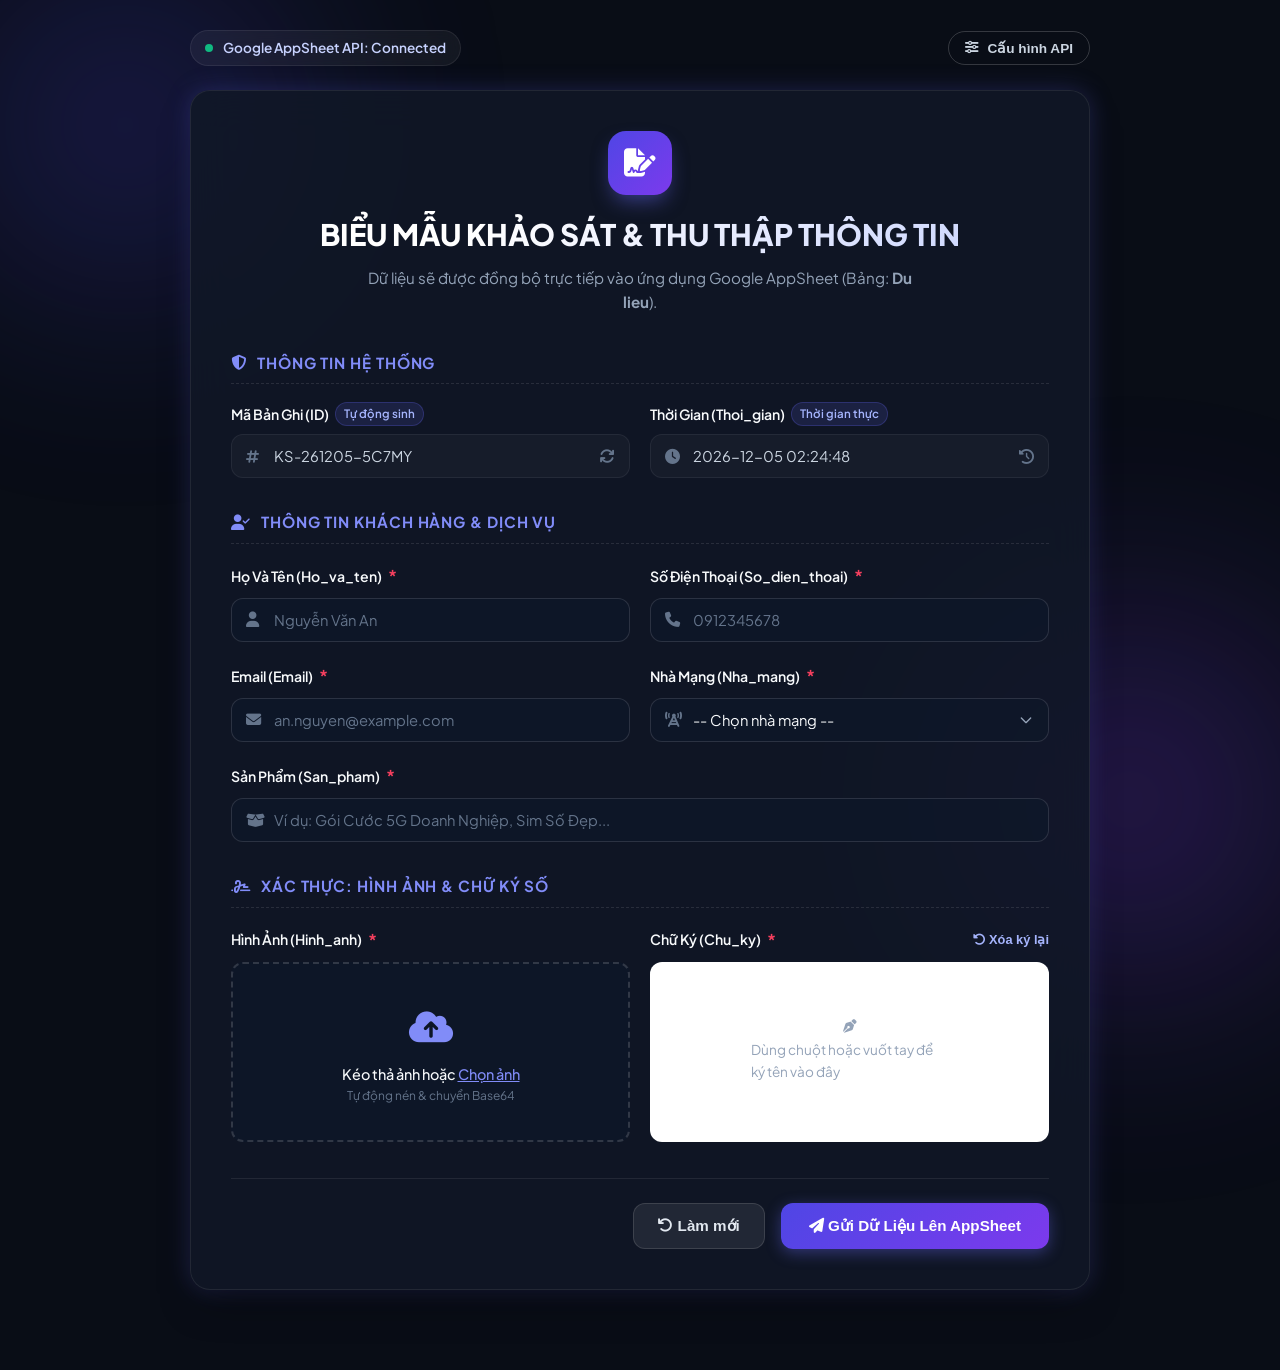
<file: form_all_in_one.html>
<!DOCTYPE html>
<html lang="vi">
<head>
  <meta charset="UTF-8">
  <meta name="viewport" content="width=device-width, initial-scale=1.0">
  <title>Biểu Mẫu Khảo Sát & Thu Thập Dữ Liệu - AppSheet</title>
  <meta name="description" content="Biểu mẫu thu thập thông tin khách hàng, chữ ký số và hình ảnh đồng bộ trực tiếp với Google AppSheet API.">
  
  <!-- Google Fonts -->
  <link rel="preconnect" href="https://fonts.googleapis.com">
  <link rel="preconnect" href="https://fonts.gstatic.com" crossorigin>
  <link href="https://fonts.googleapis.com/css2?family=Plus+Jakarta+Sans:wght@300;400;500;600;700;800&display=swap" rel="stylesheet">
  
  <!-- FontAwesome Icons -->
  <link rel="stylesheet" href="https://cdnjs.cloudflare.com/ajax/libs/font-awesome/6.5.1/css/all.min.css">
  
  <style>
    /* ====================================================================
       DESIGN SYSTEM & VARIABLES
       ==================================================================== */
    :root {
      --font-family: 'Plus Jakarta Sans', -apple-system, BlinkMacSystemFont, 'Segoe UI', Roboto, sans-serif;
      --primary-gradient: linear-gradient(135deg, #4f46e5 0%, #7c3aed 100%);
      --primary-hover-gradient: linear-gradient(135deg, #4338ca 0%, #6d28d9 100%);
      --accent-cyan: #06b6d4;
      --bg-deep: #090d16;
      --card-bg: rgba(17, 24, 39, 0.85);
      --card-border: rgba(255, 255, 255, 0.08);
      --input-bg: rgba(15, 23, 42, 0.65);
      --input-border: rgba(255, 255, 255, 0.12);
      --input-focus-border: #6366f1;
      --text-main: #f8fafc;
      --text-muted: #94a3b8;
      --text-dim: #64748b;
      --color-success: #10b981;
      --color-danger: #f43f5e;
      --color-warning: #f59e0b;
      --color-info: #3b82f6;
      --shadow-lg: 0 20px 40px -15px rgba(0, 0, 0, 0.5);
      --shadow-glow: 0 0 25px rgba(99, 102, 241, 0.25);
      --radius-sm: 8px;
      --radius-md: 12px;
      --radius-lg: 20px;
      --radius-full: 9999px;
      --transition: all 0.25s cubic-bezier(0.4, 0, 0.2, 1);
    }

    *, *::before, *::after {
      box-sizing: border-box;
      margin: 0;
      padding: 0;
    }

    body {
      font-family: var(--font-family);
      background-color: var(--bg-deep);
      color: var(--text-main);
      min-height: 100vh;
      line-height: 1.6;
      position: relative;
      overflow-x: hidden;
      padding: 30px 16px 80px 16px;
    }

    .bg-shape {
      position: fixed;
      border-radius: 50%;
      filter: blur(120px);
      z-index: -1;
      pointer-events: none;
      opacity: 0.45;
    }
    .shape-1 {
      width: 450px;
      height: 450px;
      background: radial-gradient(circle, #4f46e5 0%, transparent 70%);
      top: -100px;
      left: -100px;
    }
    .shape-2 {
      width: 500px;
      height: 500px;
      background: radial-gradient(circle, #7c3aed 0%, transparent 70%);
      bottom: -150px;
      right: -100px;
    }

    .container {
      max-width: 900px;
      margin: 0 auto;
    }

    .app-header {
      display: flex;
      justify-content: space-between;
      align-items: center;
      margin-bottom: 24px;
    }

    .brand-badge {
      display: inline-flex;
      align-items: center;
      gap: 10px;
      background: rgba(255, 255, 255, 0.05);
      border: 1px solid var(--card-border);
      backdrop-filter: blur(8px);
      padding: 6px 14px;
      border-radius: var(--radius-full);
      font-size: 0.85rem;
      font-weight: 600;
      color: #c7d2fe;
    }

    .live-pulse {
      width: 8px;
      height: 8px;
      border-radius: 50%;
      background: var(--color-success);
      box-shadow: 0 0 0 0 rgba(16, 185, 129, 0.7);
      animation: pulse 2s infinite;
    }

    @keyframes pulse {
      0% { transform: scale(0.95); box-shadow: 0 0 0 0 rgba(16, 185, 129, 0.7); }
      70% { transform: scale(1); box-shadow: 0 0 0 8px rgba(16, 185, 129, 0); }
      100% { transform: scale(0.95); box-shadow: 0 0 0 0 rgba(16, 185, 129, 0); }
    }

    .form-card {
      background: var(--card-bg);
      backdrop-filter: blur(20px);
      border: 1px solid var(--card-border);
      border-radius: var(--radius-lg);
      padding: 40px;
      box-shadow: var(--shadow-lg), var(--shadow-glow);
    }

    .form-header {
      text-align: center;
      margin-bottom: 36px;
    }

    .header-icon-wrap {
      width: 64px;
      height: 64px;
      margin: 0 auto 16px auto;
      border-radius: 18px;
      background: var(--primary-gradient);
      display: flex;
      align-items: center;
      justify-content: center;
      font-size: 28px;
      color: #fff;
      box-shadow: 0 10px 20px -5px rgba(99, 102, 241, 0.5);
    }

    .form-title {
      font-size: 1.85rem;
      font-weight: 800;
      background: linear-gradient(135deg, #ffffff 30%, #c7d2fe 100%);
      -webkit-background-clip: text;
      -webkit-text-fill-color: transparent;
      margin-bottom: 8px;
    }

    .form-subtitle {
      color: var(--text-muted);
      font-size: 0.95rem;
      max-width: 580px;
      margin: 0 auto;
    }

    .form-section-title {
      display: flex;
      align-items: center;
      gap: 10px;
      font-size: 0.95rem;
      font-weight: 700;
      text-transform: uppercase;
      letter-spacing: 0.06em;
      color: #818cf8;
      margin: 32px 0 18px 0;
      padding-bottom: 8px;
      border-bottom: 1px dashed rgba(255, 255, 255, 0.1);
    }

    .form-row {
      display: flex;
      flex-direction: column;
      gap: 20px;
      margin-bottom: 20px;
    }

    .grid-2 {
      display: grid;
      grid-template-columns: 1fr 1fr;
      gap: 20px;
    }

    .form-group {
      display: flex;
      flex-direction: column;
      gap: 8px;
      position: relative;
    }

    .full-width {
      width: 100%;
    }

    .form-label {
      font-size: 0.88rem;
      font-weight: 600;
      color: var(--text-main);
      display: flex;
      align-items: center;
      gap: 6px;
    }

    .form-label.required::after {
      content: "*";
      color: var(--color-danger);
      font-size: 1.1rem;
    }

    .badge-auto {
      background: rgba(99, 102, 241, 0.15);
      color: #a5b4fc;
      font-size: 0.72rem;
      padding: 2px 8px;
      border-radius: var(--radius-full);
      font-weight: 600;
      border: 1px solid rgba(99, 102, 241, 0.25);
    }

    .input-wrapper {
      position: relative;
      display: flex;
      align-items: center;
      border-radius: var(--radius-md);
      background: var(--input-bg);
      border: 1.5px solid var(--input-border);
      transition: var(--transition);
    }

    .input-wrapper:hover {
      border-color: rgba(255, 255, 255, 0.22);
    }

    .input-wrapper:focus-within {
      border-color: var(--input-focus-border);
      box-shadow: 0 0 0 3px rgba(99, 102, 241, 0.25);
      background: rgba(15, 23, 42, 0.9);
    }

    .input-icon {
      position: absolute;
      left: 14px;
      color: var(--text-dim);
      font-size: 0.95rem;
      pointer-events: none;
    }

    .input-wrapper:focus-within .input-icon {
      color: #818cf8;
    }

    .form-control {
      width: 100%;
      background: transparent;
      border: none;
      outline: none;
      padding: 12px 14px 12px 42px;
      font-size: 0.92rem;
      font-family: inherit;
      color: var(--text-main);
      border-radius: var(--radius-md);
    }

    .form-control::placeholder {
      color: var(--text-dim);
    }

    .readonly-wrapper {
      background: rgba(255, 255, 255, 0.03);
      border-color: rgba(255, 255, 255, 0.06);
    }

    .readonly-wrapper .form-control {
      color: #cbd5e1;
      cursor: default;
    }

    .btn-icon-inside {
      background: transparent;
      border: none;
      color: var(--text-dim);
      padding: 0 14px;
      font-size: 0.95rem;
      cursor: pointer;
      transition: var(--transition);
    }

    .btn-icon-inside:hover {
      color: #818cf8;
      transform: rotate(45deg);
    }

    .select-custom {
      cursor: pointer;
      appearance: none;
      background-image: url("data:image/svg+xml,%3Csvg xmlns='http://www.w3.org/2000/svg' fill='none' viewBox='0 0 24 24' stroke='%2394a3b8'%3E%3Cpath stroke-linecap='round' stroke-linejoin='round' stroke-width='2' d='M19 9l-7 7-7-7'%3E%3C/path%3E%3C/svg%3E");
      background-repeat: no-repeat;
      background-position: right 14px center;
      background-size: 16px;
      padding-right: 38px;
    }

    .select-custom option {
      background-color: #1e293b;
      color: var(--text-main);
    }

    .helper-text {
      font-size: 0.75rem;
      color: var(--text-dim);
    }

    .error-msg {
      font-size: 0.78rem;
      color: var(--color-danger);
      display: none;
    }

    .form-group.has-error .error-msg {
      display: block;
    }

    .form-group.has-error .input-wrapper {
      border-color: var(--color-danger);
      box-shadow: 0 0 0 3px rgba(244, 63, 94, 0.2);
    }

    /* DROP ZONE HÌNH ẢNH */
    .drop-zone {
      position: relative;
      border: 2px dashed rgba(255, 255, 255, 0.15);
      border-radius: var(--radius-md);
      background: var(--input-bg);
      min-height: 180px;
      display: flex;
      align-items: center;
      justify-content: center;
      text-align: center;
      cursor: pointer;
      transition: var(--transition);
      overflow: hidden;
    }

    .drop-zone:hover, .drop-zone.dragover {
      border-color: #6366f1;
      background: rgba(99, 102, 241, 0.08);
    }

    .file-hidden-input {
      display: none;
    }

    .drop-zone-prompt {
      padding: 20px;
    }

    .drop-icon {
      font-size: 2.2rem;
      color: #818cf8;
      margin-bottom: 8px;
    }

    .drop-text {
      font-size: 0.9rem;
      color: var(--text-main);
      font-weight: 500;
    }

    .drop-text .highlight {
      color: #818cf8;
      text-decoration: underline;
    }

    .preview-container {
      width: 100%;
      height: 180px;
      position: relative;
      background: #000;
    }

    .image-preview {
      width: 100%;
      height: 100%;
      object-fit: contain;
      display: block;
    }

    .preview-overlay {
      position: absolute;
      top: 8px;
      right: 8px;
      left: 8px;
      display: flex;
      justify-content: space-between;
      align-items: center;
    }

    .meta-badge {
      background: rgba(0, 0, 0, 0.75);
      color: #e2e8f0;
      font-size: 0.72rem;
      padding: 3px 8px;
      border-radius: var(--radius-sm);
    }

    .btn-circle-danger {
      background: var(--color-danger);
      border: none;
      color: #fff;
      width: 32px;
      height: 32px;
      border-radius: 50%;
      display: flex;
      align-items: center;
      justify-content: center;
      cursor: pointer;
    }

    /* SIGNATURE PAD */
    .signature-header {
      display: flex;
      justify-content: space-between;
      align-items: center;
    }

    .btn-link-action {
      background: transparent;
      border: none;
      color: #a5b4fc;
      font-size: 0.8rem;
      font-weight: 600;
      cursor: pointer;
    }

    .signature-pad-wrapper {
      position: relative;
      background: #ffffff;
      border-radius: var(--radius-md);
      height: 180px;
      border: 2px dashed rgba(255, 255, 255, 0.3);
      overflow: hidden;
      touch-action: none;
    }

    .signature-canvas {
      width: 100%;
      height: 100%;
      display: block;
      cursor: crosshair;
    }

    .signature-placeholder {
      position: absolute;
      top: 50%;
      left: 50%;
      transform: translate(-50%, -50%);
      display: flex;
      flex-direction: column;
      align-items: center;
      gap: 6px;
      color: #94a3b8;
      font-size: 0.85rem;
      pointer-events: none;
      user-select: none;
    }

    .signature-pad-wrapper.has-signed .signature-placeholder {
      opacity: 0;
    }

    /* BUTTONS */
    .form-actions {
      display: flex;
      justify-content: flex-end;
      gap: 16px;
      margin-top: 36px;
      padding-top: 24px;
      border-top: 1px solid var(--card-border);
    }

    .btn-primary {
      background: var(--primary-gradient);
      color: #fff;
      border: none;
      padding: 13px 28px;
      border-radius: var(--radius-md);
      font-size: 0.95rem;
      font-weight: 700;
      cursor: pointer;
      display: inline-flex;
      align-items: center;
      gap: 10px;
      box-shadow: 0 4px 15px rgba(99, 102, 241, 0.4);
      transition: var(--transition);
    }

    .btn-primary:hover {
      background: var(--primary-hover-gradient);
      transform: translateY(-2px);
    }

    .btn-secondary {
      background: rgba(255, 255, 255, 0.08);
      color: #e2e8f0;
      border: 1px solid rgba(255, 255, 255, 0.12);
      padding: 13px 24px;
      border-radius: var(--radius-md);
      font-size: 0.95rem;
      font-weight: 600;
      cursor: pointer;
    }

    .btn-secondary-outline {
      background: transparent;
      border: 1px solid rgba(255, 255, 255, 0.18);
      color: #cbd5e1;
      padding: 8px 16px;
      border-radius: var(--radius-full);
      font-size: 0.85rem;
      font-weight: 600;
      cursor: pointer;
      display: inline-flex;
      align-items: center;
      gap: 8px;
    }

    /* MODAL */
    .modal-backdrop {
      position: fixed;
      inset: 0;
      background: rgba(0, 0, 0, 0.75);
      backdrop-filter: blur(8px);
      z-index: 1000;
      display: flex;
      align-items: center;
      justify-content: center;
      padding: 20px;
    }

    .modal-card {
      background: #111827;
      border: 1px solid rgba(255, 255, 255, 0.12);
      border-radius: var(--radius-lg);
      max-width: 580px;
      width: 100%;
      overflow: hidden;
    }

    .modal-header {
      padding: 20px 24px;
      border-bottom: 1px solid rgba(255, 255, 255, 0.08);
      display: flex;
      justify-content: space-between;
      align-items: center;
    }

    .btn-modal-close {
      background: transparent;
      border: none;
      color: var(--text-dim);
      font-size: 1.2rem;
      cursor: pointer;
    }

    .modal-body {
      padding: 24px;
      display: flex;
      flex-direction: column;
      gap: 18px;
      max-height: 70vh;
      overflow-y: auto;
    }

    .modal-footer {
      padding: 16px 24px;
      border-top: 1px solid rgba(255, 255, 255, 0.08);
      display: flex;
      justify-content: flex-end;
      background: rgba(0, 0, 0, 0.2);
    }

    /* TOAST */
    .toast-container {
      position: fixed;
      bottom: 24px;
      right: 24px;
      z-index: 2000;
      display: flex;
      flex-direction: column;
      gap: 10px;
      max-width: 400px;
      width: calc(100% - 48px);
    }

    .toast {
      background: rgba(17, 24, 39, 0.95);
      border: 1px solid rgba(255, 255, 255, 0.1);
      backdrop-filter: blur(12px);
      padding: 14px 18px;
      border-radius: var(--radius-md);
      box-shadow: 0 10px 25px rgba(0, 0, 0, 0.5);
      display: flex;
      align-items: flex-start;
      gap: 12px;
    }

    .toast.toast-success { border-left: 4px solid var(--color-success); }
    .toast.toast-error { border-left: 4px solid var(--color-danger); }
    .toast.toast-warning { border-left: 4px solid var(--color-warning); }
    .toast.toast-info { border-left: 4px solid var(--color-info); }

    .toast-content { flex: 1; }
    .toast-title { font-size: 0.9rem; font-weight: 700; color: #fff; margin-bottom: 2px; }
    .toast-message { font-size: 0.82rem; color: var(--text-muted); }
    .toast-close { background: transparent; border: none; color: var(--text-dim); cursor: pointer; }

    .hidden { display: none !important; }

    @media (max-width: 768px) {
      .grid-2 { grid-template-columns: 1fr; }
      .form-actions { flex-direction: column-reverse; }
      .form-actions button { width: 100%; justify-content: center; }
    }
  </style>
</head>
<body>
  <div class="bg-shape shape-1"></div>
  <div class="bg-shape shape-2"></div>

  <div class="container">
    <header class="app-header">
      <div class="brand-badge">
        <span class="live-pulse"></span>
        <span>Google AppSheet API: Connected</span>
      </div>
      <div class="header-actions">
        <button type="button" id="btnOpenConfig" class="btn-secondary-outline">
          <i class="fa-solid fa-sliders"></i>
          <span>Cấu hình API</span>
        </button>
      </div>
    </header>

    <main class="form-card">
      <div class="form-header">
        <div class="header-icon-wrap">
          <i class="fa-solid fa-file-signature"></i>
        </div>
        <h1 class="form-title">BIỂU MẪU KHẢO SÁT & THU THẬP THÔNG TIN</h1>
        <p class="form-subtitle">Dữ liệu sẽ được đồng bộ trực tiếp vào ứng dụng Google AppSheet (Bảng: <strong>Du lieu</strong>).</p>
      </div>

      <form id="surveyForm" novalidate>
        <!-- 1. Hệ thống -->
        <div class="form-section-title">
          <i class="fa-solid fa-shield-halved"></i>
          <span>Thông Tin Hệ Thống</span>
        </div>
        
        <div class="form-row grid-2">
          <!-- ID -->
          <div class="form-group">
            <label for="fieldId" class="form-label">
              Mã Bản Ghi (ID) <span class="badge-auto">Tự động sinh</span>
            </label>
            <div class="input-wrapper readonly-wrapper">
              <i class="fa-solid fa-hashtag input-icon"></i>
              <input type="text" id="fieldId" name="ID" class="form-control" readonly required>
              <button type="button" id="btnRegenId" class="btn-icon-inside" title="Tạo lại mã ID mới">
                <i class="fa-solid fa-arrows-rotate"></i>
              </button>
            </div>
          </div>

          <!-- Thoi_gian -->
          <div class="form-group">
            <label for="fieldThoiGian" class="form-label">
              Thời Gian (Thoi_gian) <span class="badge-auto">Thời gian thực</span>
            </label>
            <div class="input-wrapper readonly-wrapper">
              <i class="fa-solid fa-clock input-icon"></i>
              <input type="text" id="fieldThoiGian" name="Thoi_gian" class="form-control" readonly required>
              <button type="button" id="btnRefreshTime" class="btn-icon-inside" title="Cập nhật giờ hiện tại">
                <i class="fa-solid fa-clock-rotate-left"></i>
              </button>
            </div>
          </div>
        </div>

        <!-- 2. Thông tin khách hàng & Dịch vụ -->
        <div class="form-section-title">
          <i class="fa-solid fa-user-check"></i>
          <span>Thông Tin Khách Hàng & Dịch Vụ</span>
        </div>

        <div class="form-row grid-2">
          <!-- Ho_va_ten -->
          <div class="form-group">
            <label for="fieldHoVaTen" class="form-label required">Họ Và Tên (Ho_va_ten)</label>
            <div class="input-wrapper">
              <i class="fa-solid fa-user input-icon"></i>
              <input type="text" id="fieldHoVaTen" name="Ho_va_ten" class="form-control" placeholder="Nguyễn Văn An" required>
            </div>
            <div class="error-msg" id="errorHoVaTen">Vui lòng nhập họ và tên.</div>
          </div>

          <!-- So_dien_thoai -->
          <div class="form-group">
            <label for="fieldSoDienThoai" class="form-label required">Số Điện Thoại (So_dien_thoai)</label>
            <div class="input-wrapper">
              <i class="fa-solid fa-phone input-icon"></i>
              <input type="tel" id="fieldSoDienThoai" name="So_dien_thoai" class="form-control" placeholder="0912345678" required>
            </div>
            <div class="error-msg" id="errorSoDienThoai">Số điện thoại chưa hợp lệ (cần 10 số).</div>
          </div>
        </div>

        <div class="form-row grid-2">
          <!-- Email -->
          <div class="form-group">
            <label for="fieldEmail" class="form-label required">Email (Email)</label>
            <div class="input-wrapper">
              <i class="fa-solid fa-envelope input-icon"></i>
              <input type="email" id="fieldEmail" name="Email" class="form-control" placeholder="an.nguyen@example.com" required>
            </div>
            <div class="error-msg" id="errorEmail">Địa chỉ email chưa đúng định dạng.</div>
          </div>

          <!-- Nha_mang -->
          <div class="form-group">
            <label for="fieldNhaMang" class="form-label required">Nhà Mạng (Nha_mang)</label>
            <div class="input-wrapper">
              <i class="fa-solid fa-tower-cell input-icon"></i>
              <select id="fieldNhaMang" name="Nha_mang" class="form-control select-custom" required>
                <option value="" disabled selected>-- Chọn nhà mạng --</option>
                <option value="Viettel">Viettel</option>
                <option value="Vinaphone">Vinaphone (VNPT)</option>
                <option value="Mobifone">Mobifone</option>
                <option value="Vietnamobile">Vietnamobile</option>
                <option value="Wintel">Wintel</option>
                <option value="FPT">FPT Telecom</option>
                <option value="Khac">Nhà mạng khác</option>
              </select>
            </div>
            <div class="error-msg" id="errorNhaMang">Vui lòng chọn một nhà mạng.</div>
          </div>
        </div>

        <!-- San_pham -->
        <div class="form-row">
          <div class="form-group full-width">
            <label for="fieldSanPham" class="form-label required">Sản Phẩm (San_pham)</label>
            <div class="input-wrapper">
              <i class="fa-solid fa-box-open input-icon"></i>
              <input type="text" id="fieldSanPham" name="San_pham" class="form-control" placeholder="Ví dụ: Gói Cước 5G Doanh Nghiệp, Sim Số Đẹp..." required>
            </div>
            <div class="error-msg" id="errorSanPham">Vui lòng nhập tên sản phẩm / gói cước.</div>
          </div>
        </div>

        <!-- 3. Chữ ký & Hình ảnh -->
        <div class="form-section-title">
          <i class="fa-solid fa-signature"></i>
          <span>Xác Thực: Hình Ảnh & Chữ Ký Số</span>
        </div>

        <div class="form-row grid-2">
          <!-- Hinh_anh -->
          <div class="form-group">
            <label class="form-label required">Hình Ảnh (Hinh_anh)</label>
            <div class="drop-zone" id="imageDropZone">
              <input type="file" id="fieldHinhAnhInput" accept="image/*" class="file-hidden-input">
              <div class="drop-zone-prompt" id="dropZonePrompt">
                <div class="drop-icon"><i class="fa-solid fa-cloud-arrow-up"></i></div>
                <div class="drop-text">Kéo thả ảnh hoặc <span class="highlight">Chọn ảnh</span></div>
                <div class="helper-text">Tự động nén & chuyển Base64</div>
              </div>
              <div class="preview-container hidden" id="imagePreviewContainer">
                <img id="imagePreview" alt="Preview" class="image-preview">
                <div class="preview-overlay">
                  <span id="imageMetaInfo" class="meta-badge">0 KB</span>
                  <button type="button" id="btnRemoveImage" class="btn-circle-danger" title="Xóa ảnh">
                    <i class="fa-solid fa-trash-can"></i>
                  </button>
                </div>
              </div>
            </div>
            <input type="hidden" id="fieldHinhAnhBase64" name="Hinh_anh">
            <div class="error-msg" id="errorHinhAnh">Vui lòng tải lên 1 hình ảnh xác thực.</div>
          </div>

          <!-- Chu_ky -->
          <div class="form-group">
            <div class="signature-header">
              <label class="form-label required">Chữ Ký (Chu_ky)</label>
              <button type="button" id="btnClearSignature" class="btn-link-action" title="Xóa để ký lại">
                <i class="fa-solid fa-rotate-left"></i> Xóa ký lại
              </button>
            </div>
            <div class="signature-pad-wrapper" id="sigPadWrapper">
              <canvas id="signatureCanvas" class="signature-canvas"></canvas>
              <div class="signature-placeholder" id="sigPlaceholder">
                <i class="fa-solid fa-pen-nib"></i>
                <span>Dùng chuột hoặc vuốt tay để ký tên vào đây</span>
              </div>
            </div>
            <input type="hidden" id="fieldChuKyBase64" name="Chu_ky">
            <div class="error-msg" id="errorChuKy">Vui lòng ký tên xác nhận vào khung trên.</div>
          </div>
        </div>

        <div class="form-actions">
          <button type="button" id="btnResetForm" class="btn-secondary">
            <i class="fa-solid fa-arrow-rotate-left"></i> Làm mới
          </button>
          <button type="submit" id="btnSubmitForm" class="btn-primary">
            <span class="btn-text">
              <i class="fa-solid fa-paper-plane"></i> Gửi Dữ Liệu Lên AppSheet
            </span>
            <span class="btn-loader hidden">
              <i class="fa-solid fa-circle-notch fa-spin"></i> Đang gửi lên AppSheet...
            </span>
          </button>
        </div>
      </form>
    </main>
  </div>

  <!-- Modal cấu hình API -->
  <div class="modal-backdrop hidden" id="configModal">
    <div class="modal-card">
      <div class="modal-header">
        <h3>Cấu Hình Google AppSheet API</h3>
        <button type="button" id="btnCloseConfigModal" class="btn-modal-close">
          <i class="fa-solid fa-xmark"></i>
        </button>
      </div>
      <div class="modal-body">
        <div class="form-group">
          <label class="form-label">YOUR_APP_ID</label>
          <div class="input-wrapper">
            <input type="text" id="cfgAppId" class="form-control" value="0e018833-2c30-4fe0-b5a0-01de0ed0352c">
          </div>
        </div>
        <div class="form-group">
          <label class="form-label">table (Tên bảng trong AppSheet)</label>
          <div class="input-wrapper">
            <input type="text" id="cfgTableName" class="form-control" value="Du lieu">
          </div>
        </div>
        <div class="form-group">
          <label class="form-label">YOUR_APPSHEET_ACCESS_KEY</label>
          <div class="input-wrapper">
            <input type="text" id="cfgAccessKey" class="form-control" value="V2-QiAE6-IblOJ-pV3Qo-WziBF-bwrlO-oybzd-NucjK-yjL2j">
          </div>
        </div>
        <div class="form-group">
          <label class="form-label">Google Apps Script Web App URL (Để tránh lỗi CORS nếu gọi từ web)</label>
          <div class="input-wrapper">
            <input type="url" id="cfgCustomEndpoint" class="form-control" placeholder="https://script.google.com/macros/s/.../exec">
          </div>
          <span class="helper-text">Nếu dùng Webhook Google Apps Script, dán URL triển khai Web App vào đây.</span>
        </div>
      </div>
      <div class="modal-footer">
        <button type="button" id="btnSaveConfig" class="btn-primary">
          <i class="fa-solid fa-floppy-disk"></i> Lưu Cấu Hình
        </button>
      </div>
    </div>
  </div>

  <div class="toast-container" id="toastContainer"></div>

  <!-- ====================================================================
       JAVASCRIPT LOGIC
       ==================================================================== -->
  <script>
    // CẤU HÌNH APPSHEET CHUẨN CỦA BẠN
    var YOUR_APPSHEET_ACCESS_KEY = "V2-QiAE6-IblOJ-pV3Qo-WziBF-bwrlO-oybzd-NucjK-yjL2j";
    var YOUR_APP_ID = "0e018833-2c30-4fe0-b5a0-01de0ed0352c";
    var table = "Du lieu";

    // Khởi tạo trạng thái
    let isDrawing = false;
    let hasSigned = false;
    let signatureCtx = null;
    let lastX = 0;
    let lastY = 0;

    // DOM Elements
    const form = document.getElementById('surveyForm');
    const fieldId = document.getElementById('fieldId');
    const fieldThoiGian = document.getElementById('fieldThoiGian');
    const fieldHoVaTen = document.getElementById('fieldHoVaTen');
    const fieldNhaMang = document.getElementById('fieldNhaMang');
    const fieldSanPham = document.getElementById('fieldSanPham');
    const fieldSoDienThoai = document.getElementById('fieldSoDienThoai');
    const fieldEmail = document.getElementById('fieldEmail');
    const fieldChuKyBase64 = document.getElementById('fieldChuKyBase64');
    const fieldHinhAnhBase64 = document.getElementById('fieldHinhAnhBase64');
    const signatureCanvas = document.getElementById('signatureCanvas');
    const sigPadWrapper = document.getElementById('sigPadWrapper');
    const btnClearSignature = document.getElementById('btnClearSignature');
    const imageDropZone = document.getElementById('imageDropZone');
    const fieldHinhAnhInput = document.getElementById('fieldHinhAnhInput');
    const dropZonePrompt = document.getElementById('dropZonePrompt');
    const imagePreviewContainer = document.getElementById('imagePreviewContainer');
    const imagePreview = document.getElementById('imagePreview');
    const imageMetaInfo = document.getElementById('imageMetaInfo');
    const btnRemoveImage = document.getElementById('btnRemoveImage');
    const btnResetForm = document.getElementById('btnResetForm');
    const btnSubmitForm = document.getElementById('btnSubmitForm');
    const btnRegenId = document.getElementById('btnRegenId');
    const btnRefreshTime = document.getElementById('btnRefreshTime');

    // Config Modal
    const configModal = document.getElementById('configModal');
    const btnOpenConfig = document.getElementById('btnOpenConfig');
    const btnCloseConfigModal = document.getElementById('btnCloseConfigModal');
    const btnSaveConfig = document.getElementById('btnSaveConfig');
    const cfgAppId = document.getElementById('cfgAppId');
    const cfgTableName = document.getElementById('cfgTableName');
    const cfgAccessKey = document.getElementById('cfgAccessKey');
    const cfgCustomEndpoint = document.getElementById('cfgCustomEndpoint');

    document.addEventListener('DOMContentLoaded', () => {
      initSystemFields();
      initSignaturePad();
      initImageUploader();
      initConfigModal();
      bindFormEvents();
    });

    // 1. Tự động sinh ID và thời gian
    function generateId() {
      const dateStr = new Date().toISOString().slice(2, 10).replace(/-/g, '');
      const rand = Math.random().toString(36).substring(2, 7).toUpperCase();
      return `KS-${dateStr}-${rand}`;
    }

    function getFormattedDateTime() {
      const now = new Date();
      const pad = (n) => String(n).padStart(2, '0');
      return `${now.getFullYear()}-${pad(now.getMonth() + 1)}-${pad(now.getDate())} ${pad(now.getHours())}:${pad(now.getMinutes())}:${pad(now.getSeconds())}`;
    }

    function initSystemFields() {
      fieldId.value = generateId();
      fieldThoiGian.value = getFormattedDateTime();

      btnRegenId.addEventListener('click', () => {
        fieldId.value = generateId();
        showToast('info', 'Mã ID', 'Đã tạo lại mã ID mới.');
      });

      btnRefreshTime.addEventListener('click', () => {
        fieldThoiGian.value = getFormattedDateTime();
        showToast('info', 'Thời gian', 'Đã cập nhật ngày giờ hiện tại.');
      });
    }

    // 2. Chữ ký Canvas Pad
    function initSignaturePad() {
      signatureCtx = signatureCanvas.getContext('2d');

      function resizeCanvas() {
        const rect = sigPadWrapper.getBoundingClientRect();
        const dpr = window.devicePixelRatio || 1;
        let tempImg = hasSigned ? signatureCanvas.toDataURL() : null;

        signatureCanvas.width = rect.width * dpr;
        signatureCanvas.height = rect.height * dpr;
        signatureCtx.scale(dpr, dpr);

        signatureCtx.strokeStyle = '#0f172a';
        signatureCtx.lineWidth = 2.5;
        signatureCtx.lineCap = 'round';
        signatureCtx.lineJoin = 'round';

        if (tempImg) {
          const img = new Image();
          img.onload = () => signatureCtx.drawImage(img, 0, 0, rect.width, rect.height);
          img.src = tempImg;
        }
      }

      resizeCanvas();
      window.addEventListener('resize', resizeCanvas);

      function getCoords(e) {
        const rect = signatureCanvas.getBoundingClientRect();
        const clientX = e.touches ? e.touches[0].clientX : e.clientX;
        const clientY = e.touches ? e.touches[0].clientY : e.clientY;
        return { x: clientX - rect.left, y: clientY - rect.top };
      }

      function startDraw(e) {
        isDrawing = true;
        hasSigned = true;
        sigPadWrapper.classList.add('has-signed');
        clearFieldError('', sigPadWrapper.parentElement);
        const pos = getCoords(e);
        lastX = pos.x;
        lastY = pos.y;
        signatureCtx.beginPath();
        signatureCtx.arc(lastX, lastY, 1.25, 0, Math.PI * 2);
        signatureCtx.fillStyle = '#0f172a';
        signatureCtx.fill();
        signatureCtx.beginPath();
        signatureCtx.moveTo(lastX, lastY);
      }

      function draw(e) {
        if (!isDrawing) return;
        const pos = getCoords(e);
        signatureCtx.beginPath();
        signatureCtx.moveTo(lastX, lastY);
        signatureCtx.lineTo(pos.x, pos.y);
        signatureCtx.stroke();
        lastX = pos.x;
        lastY = pos.y;
      }

      function stopDraw() {
        if (!isDrawing) return;
        isDrawing = false;
        fieldChuKyBase64.value = signatureCanvas.toDataURL('image/png');
      }

      signatureCanvas.addEventListener('mousedown', startDraw);
      signatureCanvas.addEventListener('mousemove', draw);
      signatureCanvas.addEventListener('mouseup', stopDraw);
      signatureCanvas.addEventListener('mouseleave', stopDraw);

      signatureCanvas.addEventListener('touchstart', (e) => { e.preventDefault(); startDraw(e); }, { passive: false });
      signatureCanvas.addEventListener('touchmove', (e) => { e.preventDefault(); draw(e); }, { passive: false });
      signatureCanvas.addEventListener('touchend', (e) => { e.preventDefault(); stopDraw(); }, { passive: false });

      btnClearSignature.addEventListener('click', () => {
        const rect = sigPadWrapper.getBoundingClientRect();
        signatureCtx.clearRect(0, 0, rect.width, rect.height);
        hasSigned = false;
        sigPadWrapper.classList.remove('has-signed');
        fieldChuKyBase64.value = '';
      });
    }

    // 3. Tải và nén ảnh
    function initImageUploader() {
      imageDropZone.addEventListener('click', () => fieldHinhAnhInput.click());

      ['dragenter', 'dragover'].forEach(name => {
        imageDropZone.addEventListener(name, (e) => { e.preventDefault(); imageDropZone.classList.add('dragover'); });
      });

      ['dragleave', 'drop'].forEach(name => {
        imageDropZone.addEventListener(name, (e) => { e.preventDefault(); imageDropZone.classList.remove('dragover'); });
      });

      imageDropZone.addEventListener('drop', (e) => {
        if (e.dataTransfer.files.length) handleImage(e.dataTransfer.files[0]);
      });

      fieldHinhAnhInput.addEventListener('change', (e) => {
        if (e.target.files.length) handleImage(e.target.files[0]);
      });

      btnRemoveImage.addEventListener('click', (e) => {
        e.stopPropagation();
        fieldHinhAnhInput.value = '';
        fieldHinhAnhBase64.value = '';
        imagePreview.src = '';
        dropZonePrompt.classList.remove('hidden');
        imagePreviewContainer.classList.add('hidden');
      });
    }

    function handleImage(file) {
      if (!file.type.startsWith('image/')) {
        showToast('error', 'Lỗi tệp', 'Vui lòng chọn file hình ảnh (JPG, PNG).');
        return;
      }
      const reader = new FileReader();
      reader.onload = (e) => {
        const img = new Image();
        img.src = e.target.result;
        img.onload = () => {
          const maxDim = 1000;
          let w = img.width, h = img.height;
          if (w > h && w > maxDim) { h = Math.round((h * maxDim) / w); w = maxDim; }
          else if (h > maxDim) { w = Math.round((w * maxDim) / h); h = maxDim; }

          const cvs = document.createElement('canvas');
          cvs.width = w; cvs.height = h;
          const ctx = cvs.getContext('2d');
          ctx.drawImage(img, 0, 0, w, h);

          const compressed = cvs.toDataURL('image/jpeg', 0.8);
          fieldHinhAnhBase64.value = compressed;
          imagePreview.src = compressed;
          imageMetaInfo.textContent = `${(Math.round((compressed.length * 3) / 4) / 1024).toFixed(1)} KB`;
          dropZonePrompt.classList.add('hidden');
          imagePreviewContainer.classList.remove('hidden');
          clearFieldError('', imageDropZone.parentElement);
        };
      };
      reader.readAsDataURL(file);
    }

    // 4. Validation
    function setFieldError(id, group) { group.classList.add('has-error'); }
    function clearFieldError(id, group) { group.classList.remove('has-error'); }

    function validateForm() {
      let valid = true;
      if (!fieldHoVaTen.value.trim()) { setFieldError('', fieldHoVaTen.closest('.form-group')); valid = false; }
      if (!/^(0|\+84)[0-9]{9}$/.test(fieldSoDienThoai.value.trim().replace(/\s+/g, ''))) { setFieldError('', fieldSoDienThoai.closest('.form-group')); valid = false; }
      if (!/^[^\s@]+@[^\s@]+\.[^\s@]+$/.test(fieldEmail.value.trim())) { setFieldError('', fieldEmail.closest('.form-group')); valid = false; }
      if (!fieldNhaMang.value) { setFieldError('', fieldNhaMang.closest('.form-group')); valid = false; }
      if (!fieldSanPham.value.trim()) { setFieldError('', fieldSanPham.closest('.form-group')); valid = false; }
      if (!fieldHinhAnhBase64.value) { setFieldError('', imageDropZone.closest('.form-group')); valid = false; }
      if (!hasSigned || !fieldChuKyBase64.value) { setFieldError('', sigPadWrapper.closest('.form-group')); valid = false; }
      return valid;
    }

    [fieldHoVaTen, fieldSoDienThoai, fieldEmail, fieldNhaMang, fieldSanPham].forEach(inp => {
      inp.addEventListener('input', () => clearFieldError('', inp.closest('.form-group')));
      inp.addEventListener('change', () => clearFieldError('', inp.closest('.form-group')));
    });

    // 5. Cấu hình Modal
    function initConfigModal() {
      cfgAppId.value = localStorage.getItem('appsheet_cfg_app_id') || YOUR_APP_ID;
      cfgTableName.value = localStorage.getItem('appsheet_cfg_table_name') || table;
      cfgAccessKey.value = localStorage.getItem('appsheet_cfg_access_key') || YOUR_APPSHEET_ACCESS_KEY;
      cfgCustomEndpoint.value = localStorage.getItem('appsheet_cfg_custom_endpoint') || '';

      btnOpenConfig.addEventListener('click', () => configModal.classList.remove('hidden'));
      btnCloseConfigModal.addEventListener('click', () => configModal.classList.add('hidden'));
      btnSaveConfig.addEventListener('click', () => {
        localStorage.setItem('appsheet_cfg_app_id', cfgAppId.value.trim());
        localStorage.setItem('appsheet_cfg_table_name', cfgTableName.value.trim());
        localStorage.setItem('appsheet_cfg_access_key', cfgAccessKey.value.trim());
        localStorage.setItem('appsheet_cfg_custom_endpoint', cfgCustomEndpoint.value.trim());
        configModal.classList.add('hidden');
        showToast('success', 'Đã lưu', 'Cấu hình AppSheet đã được lưu.');
      });
    }

    // 6. PHƯƠNG THỨC APPSHEET API CHUẨN CỦA BẠN (addData)
    function bindFormEvents() {
      btnResetForm.addEventListener('click', () => {
        if (confirm('Làm mới toàn bộ biểu mẫu?')) {
          form.reset();
          btnClearSignature.click();
          btnRemoveImage.click();
          initSystemFields();
        }
      });

      form.addEventListener('submit', async (e) => {
        e.preventDefault();
        if (!validateForm()) {
          showToast('warning', 'Thiếu dữ liệu', 'Vui lòng điền đủ các trường bắt buộc và ký tên.');
          return;
        }

        // Tạo mảng dữ liệu 9 trường
        var Du_lieu = [
          {
            "ID": fieldId.value,
            "Thoi_gian": fieldThoiGian.value,
            "Ho_va_ten": fieldHoVaTen.value.trim(),
            "Nha_mang": fieldNhaMang.value,
            "San_pham": fieldSanPham.value.trim(),
            "So_dien_thoai": fieldSoDienThoai.value.trim(),
            "Chu_ky": fieldChuKyBase64.value,
            "Hinh_anh": fieldHinhAnhBase64.value,
            "Email": fieldEmail.value.trim()
          }
        ];

        var curTable = localStorage.getItem('appsheet_cfg_table_name') || table;
        await addData(Du_lieu, curTable);
      });
    }

    /**
     * Phương thức addData đúng chuẩn yêu cầu của bạn
     */
    async function addData(Du_lieu, table) {
      var currentAppId = localStorage.getItem('appsheet_cfg_app_id') || YOUR_APP_ID;
      var currentAccessKey = localStorage.getItem('appsheet_cfg_access_key') || YOUR_APPSHEET_ACCESS_KEY;
      var customEndpoint = localStorage.getItem('appsheet_cfg_custom_endpoint');

      var newRecord = Du_lieu;
      var appsheetUrl = `https://www.appsheet.com/api/v2/apps/${currentAppId}/tables/${table}/Action`;
      var payload = {
        Action: 'Add',
        Properties: {
          Locale: 'en-US'
        },
        Rows: newRecord
      };

      // Đổi trạng thái nút bấm
      const btnText = btnSubmitForm.querySelector('.btn-text');
      const btnLoader = btnSubmitForm.querySelector('.btn-loader');
      btnSubmitForm.disabled = true;
      btnText.classList.add('hidden');
      btnLoader.classList.remove('hidden');

      try {
        let response;
        // Nếu có Webhook Google Apps Script proxy để tránh CORS
        if (customEndpoint) {
          response = await fetch(customEndpoint, {
            method: 'POST',
            headers: { 'Content-Type': 'text/plain;charset=utf-8' },
            body: JSON.stringify(payload)
          });
          const resData = await response.json();
          if (resData.status === 'error') throw new Error(resData.message);
          console.log("info:", resData);
        } else {
          // Gọi trực tiếp AppSheet API
          var options = {
            method: 'POST',
            headers: {
              'applicationAccessKey': currentAccessKey,
              'Content-Type': 'application/json'
            },
            body: JSON.stringify(payload)
          };
          response = await fetch(appsheetUrl, options);
          if (!response.ok) {
            const errBody = await response.text();
            throw new Error(`Mã lỗi ${response.status}: ${errBody}`);
          }
          const textRes = await response.text();
          console.log("info:", textRes);
        }

        showToast('success', 'Gửi Thành Công!', `Bản ghi ${newRecord[0].ID} đã được lưu vào bảng "${table}".`);
        form.reset();
        btnClearSignature.click();
        btnRemoveImage.click();
        initSystemFields();

      } catch (err) {
        console.error("info error:", err);
        if (err.name === 'TypeError' && err.message.includes('Failed to fetch')) {
          showToast('error', 'Trình duyệt chặn CORS', 'Trình duyệt chặn request trực tiếp đến appsheet.com. Vui lòng dán link Google Apps Script Web App vào Cấu hình API!');
        } else {
          showToast('error', 'Lỗi gửi dữ liệu', err.message);
        }
      } finally {
        btnSubmitForm.disabled = false;
        btnText.classList.remove('hidden');
        btnLoader.classList.add('hidden');
      }
    }

    // Toast
    function showToast(type, title, msg) {
      const container = document.getElementById('toastContainer');
      const toast = document.createElement('div');
      toast.className = `toast toast-${type}`;
      toast.innerHTML = `
        <div class="toast-content">
          <div class="toast-title">${title}</div>
          <div class="toast-message">${msg}</div>
        </div>
      `;
      container.appendChild(toast);
      setTimeout(() => {
        toast.remove();
      }, 4500);
    }
  </script>
</body>
</html>
</file>
